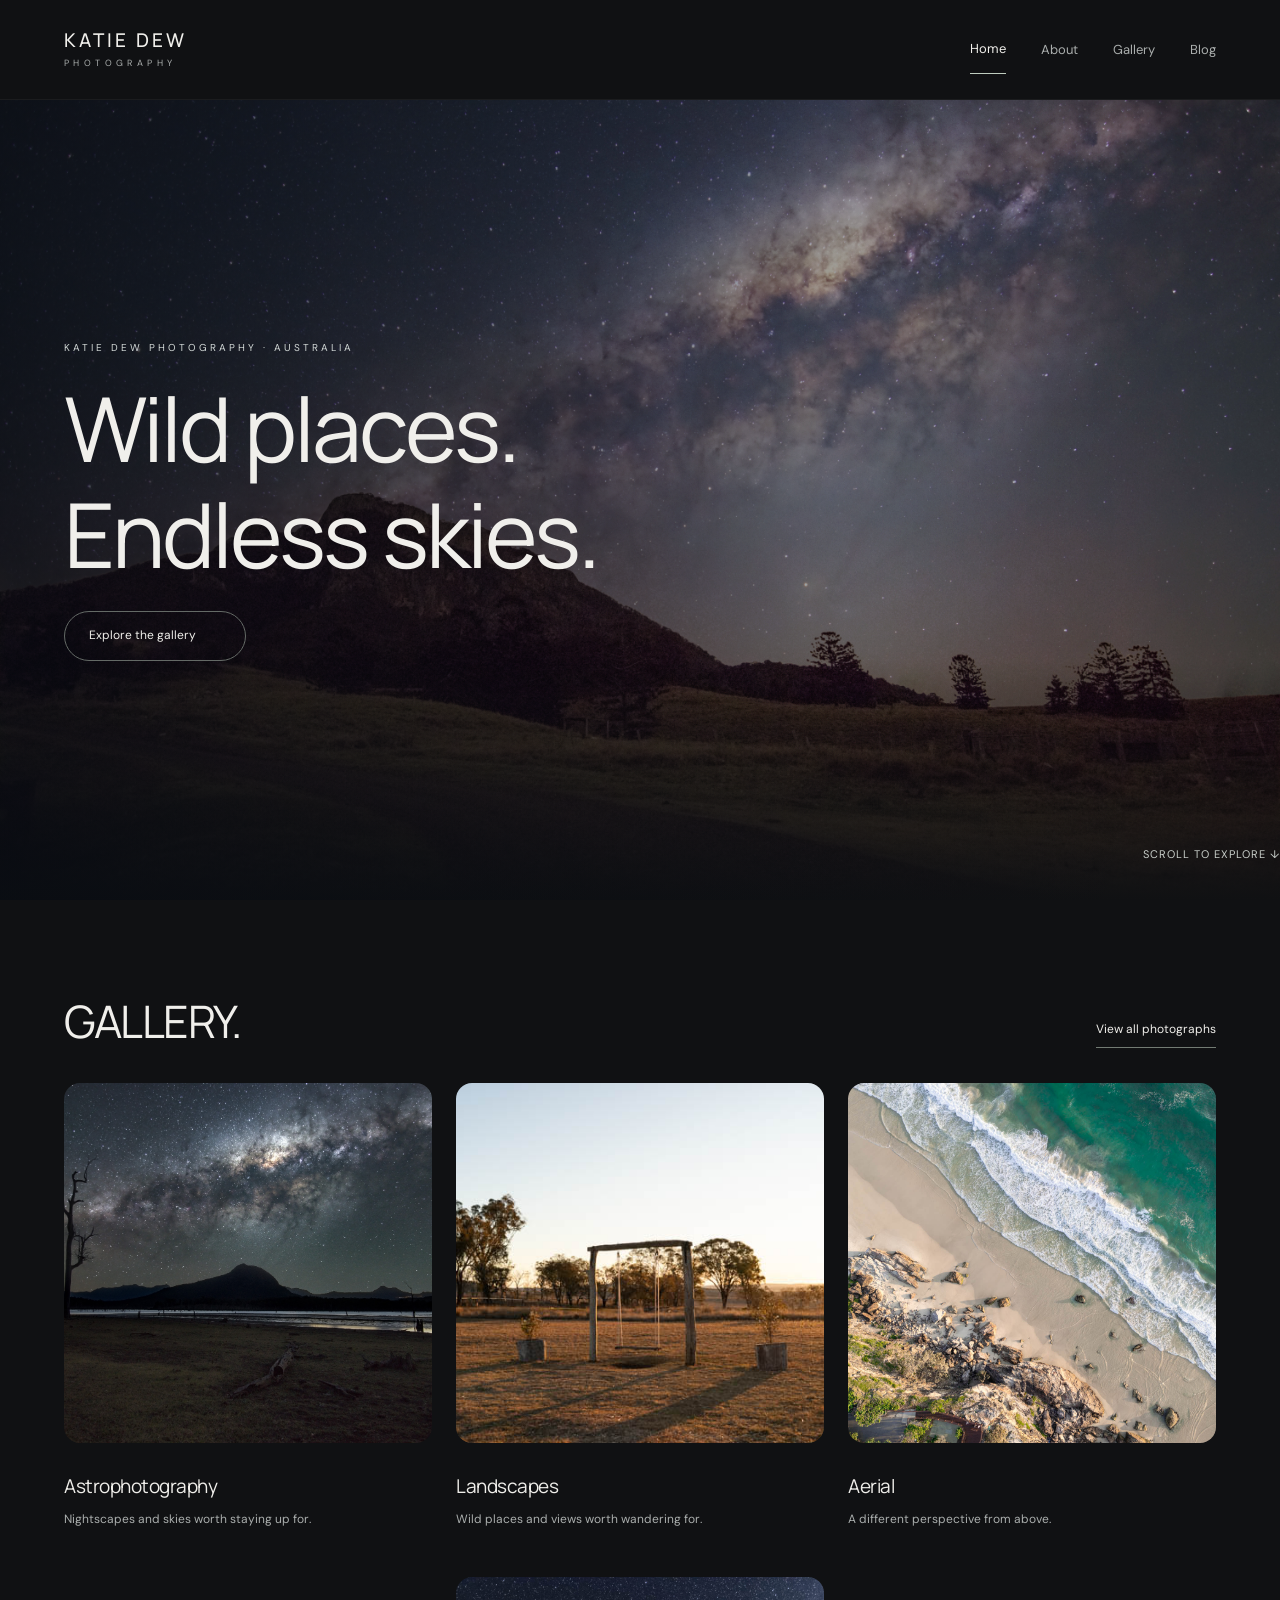
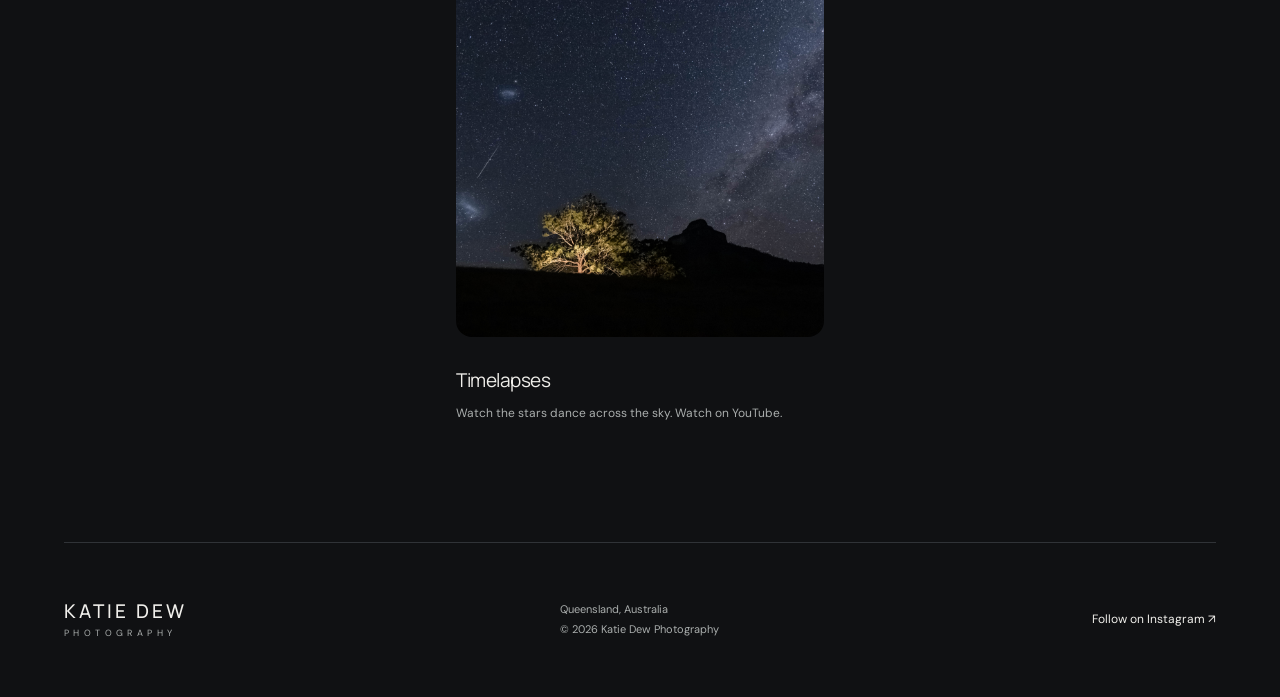
<file: index.html>
<!doctype html>
<html lang="en-AU">
<head>
  <meta charset="utf-8">
  <meta name="viewport" content="width=device-width, initial-scale=1">
  <meta name="color-scheme" content="dark">
  <meta name="description" content="Katie Dew Photography — landscapes, astrophotography, aerial perspectives and adventures in Queensland, Australia.">

  <title>Home | Katie Dew Photography</title>

  <link rel="stylesheet" href="style.css">
  <script defer src="settings.js"></script>
  <script defer src="script.js"></script>
</head>

<body>
  <a class="skip" href="#main">Skip to content</a>

  <header class="header">
    <a class="wordmark" href="index.html">
      KATIE DEW
      <span>PHOTOGRAPHY</span>
    </a>

    <button
      class="menu-toggle"
      type="button"
      aria-controls="navigation"
      aria-expanded="false"
      aria-label="Open menu"
    >
      Menu <span aria-hidden="true">☰</span>
    </button>

    <nav id="navigation" aria-label="Main navigation">
      <a href="index.html" aria-current="page">Home</a>
      <a href="about.html">About</a>
      <a href="gallery.html">Gallery</a>
      <a href="blog.html">Blog</a>
    </nav>
  </header>

  <main id="main">
    <section class="hero">
      <img
        src="photos/astromain1.jpg"
        alt="Star-filled night sky"
        fetchpriority="high"
      >

      <div class="wrap hero-copy">
        <p class="eyebrow">Katie Dew Photography · Australia</p>
        <h1>Wild places.<br>Endless skies.</h1>
        <p></p>

        <a class="button outline" href="gallery.html">
          Explore the gallery <span></span>
        </a>
      </div>

      <div class="wrap hero-foot">
        <span></span>
        <a href="#collections">SCROLL TO EXPLORE ↓</a>
      </div>
    </section>

    <section class="wrap section" id="collections">
      <div class="section-heading">
        <div>
          <p class="eyebrow"></p>
          <h2>GALLERY.</h2>
        </div>

        <a class="text-link" href="gallery.html">
          View all photographs
        </a>
      </div>

      <div class="collections">
        <article class="collection">
          <a href="gallery.html#astrophotography">
            <div class="collection-photo">
              <img
                src="photos/astro2.jpg"
                alt="Astrophotography by Katie Dew"
                loading="lazy"
              >
            </div>

            <div class="collection-title">
              <h3>Astrophotography</h3>
              <span></span>
            </div>

            <p>Nightscapes and skies worth staying up for.</p>
          </a>
        </article>

        <article class="collection">
          <a href="gallery.html#landscapes-aerial">
            <div class="collection-photo">
              <img
                src="photos/mainland.jpg"
                alt="Landscape photography by Katie Dew"
                loading="lazy"
              >
            </div>

            <div class="collection-title">
              <h3>Landscapes</h3>
              <span></span>
            </div>

            <p>Wild places and views worth wandering for.</p>
          </a>
        </article>

        <article class="collection">
          <a href="gallery.html#landscapes-aerial">
            <div class="collection-photo">
              <img
                src="photos/burleigh.jpg"
                alt="Aerial photography by Katie Dew"
                loading="lazy"
              >
            </div>

            <div class="collection-title">
              <h3>Aerial</h3>
              <span></span>
            </div>

            <p>A different perspective from above.</p>
          </a>
        </article>

        <article class="collection">
          <a href="gallery.html#timelapses">
            <div class="collection-photo">
              <img
                src="photos/astromain.jpg"
                alt="Night sky representing Katie Dew's timelapses"
                loading="lazy"
              >
            </div>

            <div class="collection-title">
              <h3>Timelapses</h3>
              <span></span>
            </div>

            <p>Watch the stars dance across the sky. Watch on YouTube.</p>
          </a>
        </article>
      </div>
    </section>
  </main>

<footer class="footer">
  <a class="wordmark" href="index.html">
    KATIE DEW
    <span>PHOTOGRAPHY</span>
  </a>

  <p>
    Queensland, Australia<br>
    © <span data-year>2026</span> Katie Dew Photography
  </p>

  <a
    href="https://www.instagram.com/katiedew_/"
    target="_blank"
    rel="noopener noreferrer"
  >
    Follow on Instagram ↗
  </a>
</footer>
</file>
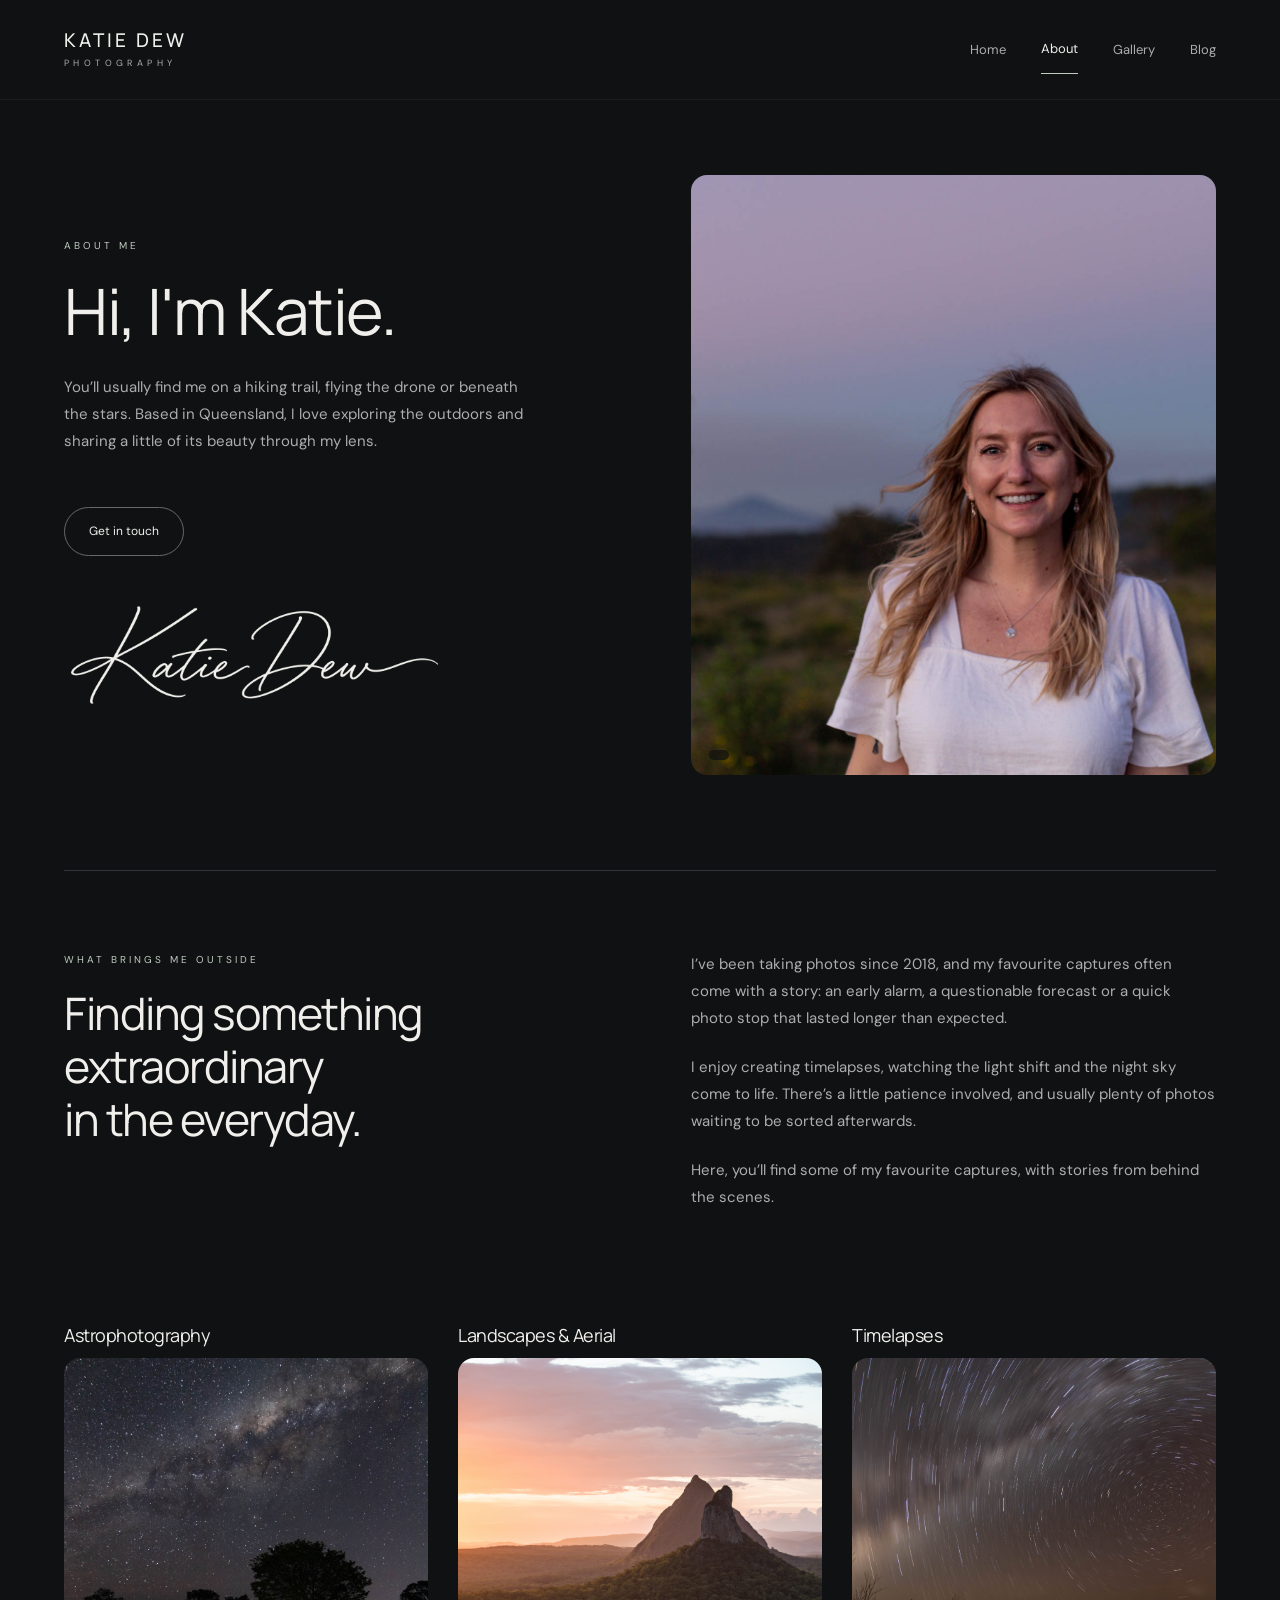
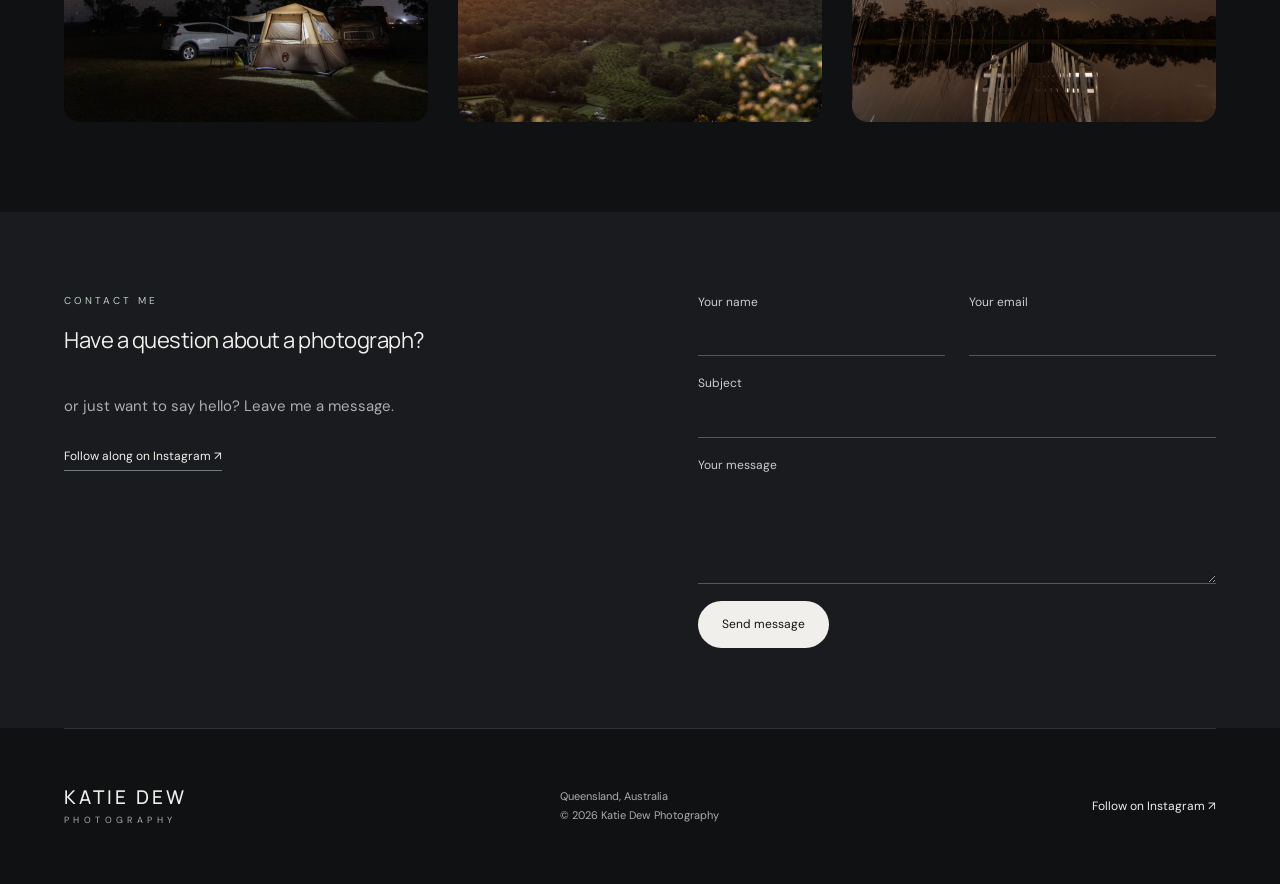
<file: about.html>
<!doctype html>
<html lang="en-AU">
<head>
  <meta charset="utf-8">
  <meta name="viewport" content="width=device-width, initial-scale=1">
  <meta name="color-scheme" content="dark">
  <meta name="description" content="Katie Dew Photography — landscapes, astrophotography, aerial perspectives and adventures in Queensland, Australia.">

  <title>About me | Katie Dew Photography</title>

  <link rel="stylesheet" href="style.css">
  <script defer src="settings.js"></script>
  <script defer src="script.js"></script>
</head>

<body>
  <a class="skip" href="#main">Skip to content</a>

  <header class="header">
    <a class="wordmark" href="index.html">
      KATIE DEW
      <span>PHOTOGRAPHY</span>
    </a>

    <button
      class="menu-toggle"
      type="button"
      aria-controls="navigation"
      aria-expanded="false"
      aria-label="Open menu"
    >
      Menu <span aria-hidden="true">☰</span>
    </button>

    <nav id="navigation" aria-label="Main navigation">
      <a href="index.html">Home</a>
      <a href="about.html" aria-current="page">About</a>
      <a href="gallery.html">Gallery</a>
      <a href="blog.html">Blog</a>
    </nav>
  </header>

  <main id="main">
    <section class="wrap about-intro">
      <div>
        <p class="eyebrow">About me</p>
        <h1>Hi, I'm Katie.</h1>

        <p>
          You’ll usually find me on a hiking trail, flying the drone
          or beneath the stars. Based in Queensland, I love exploring
          the outdoors and sharing a little of its beauty through my lens.
        </p>

  <a class="button outline" href="#contact" style="margin-top:30px;">
          Get in touch
        </a>

        <img
          class="signature-image"
          src="photos/katie-dew-signature.png"
          alt="Katie Dew"
          style="display:block; width:380px; max-width:100%; height:auto; margin-top:30px; object-fit:contain;"
        >
      </div>

      <div class="portrait">
        <img
          src="photos/aboutme.jpg"
          alt="Katie smiling"
          fetchpriority="high"
        >
        <span class="photo-note" data-demo></span>
      </div>
    </section>

    <section class="wrap story-section">
      <div>
        <p class="eyebrow">What brings me outside</p>
        <h2>
          Finding something<br>
          extraordinary<br>
          in the everyday.
        </h2>
      </div>

      <div>
        <p>
          I’ve been taking photos since 2018, and my favourite captures
          often come with a story: an early alarm, a questionable
          forecast or a quick photo stop that lasted longer than expected.
        </p>
        <p>
          I enjoy creating timelapses, watching the light shift
          and the night sky come to life. There’s a little patience
          involved, and usually plenty of photos waiting to be
          sorted afterwards.
        </p>

        <p>
          Here, you’ll find some of my favourite captures,
          with stories from behind the scenes.
        </p>
      </div>
    </section>

    <section class="wrap interests">
      <article>
        <h3>Astrophotography</h3>

        <a
          class="collection-photo"
          href="gallery.html#astrophotography"
          style="height:auto; aspect-ratio:1/1;"
        >
          <img
            src="photos/aboutme2.jpg"
            alt="Explore Katie's astrophotography"
            loading="lazy"
          >
        </a>
      </article>

      <article>
        <h3>Landscapes &amp; Aerial</h3>

        <a
          class="collection-photo"
          href="gallery.html#landscapes-aerial"
          style="height:auto; aspect-ratio:1/1;"
        >
          <img
            src="photos/glasshouse4.jpg"
            alt="Explore Katie's landscape and aerial photography"
            loading="lazy"
          >
        </a>
      </article>

      <article>
        <h3>Timelapses</h3>

        <a
          class="collection-photo"
          href="gallery.html#timelapses"
          style="height:auto; aspect-ratio:1/1;"
        >
          <img
            src="photos/trails5.jpg"
            alt="Explore Katie's timelapses"
            loading="lazy"
          >
        </a>
      </article>
    </section>

    <section class="contact" id="contact">
      <div class="wrap contact-layout">
        <div>
          <p class="eyebrow">Contact me</p>
          <h3>Have a question about a photograph?</h3><br><p> or just want to say hello? Leave me a message. </p>

          <a
            class="text-link"
            href="https://www.instagram.com/katiedew_/"
            target="_blank"
            rel="noopener noreferrer"
          >
            Follow along on Instagram ↗
          </a>
        </div>

        <form
          id="formspree-contact"
          action="https://formspree.io/f/xgavokon"
          method="POST"
        >
          <div class="form-row">
            <label>
              Your name
              <input
                name="name"
                type="text"
                autocomplete="name"
                required
                maxlength="100"
              >
            </label>

            <label>
              Your email
              <input
                name="email"
                type="email"
                autocomplete="email"
                required
                maxlength="200"
              >
            </label>
          </div>

          <label>
            Subject
            <input
              name="subject"
              type="text"
              required
              maxlength="150"
            >
          </label>

          <label>
            Your message
            <textarea
              name="message"
              required
              maxlength="5000"
              rows="4"
            ></textarea>
          </label>

          <div class="form-actions">
            <button class="button" type="submit">
              Send message
            </button>
          </div>
        </form>
      </div>
    </section>
  </main>

  <footer class="footer">
    <a class="wordmark" href="index.html">
      KATIE DEW
      <span>PHOTOGRAPHY</span>
    </a>

    <p>
      Queensland, Australia<br>
      © <span data-year>2026</span> Katie Dew Photography
    </p>

    <a
      href="https://www.instagram.com/katiedew_/"
      target="_blank"
      rel="noopener noreferrer"
    >
      Follow on Instagram ↗
    </a>
  </footer>
</body>
</html>
</file>
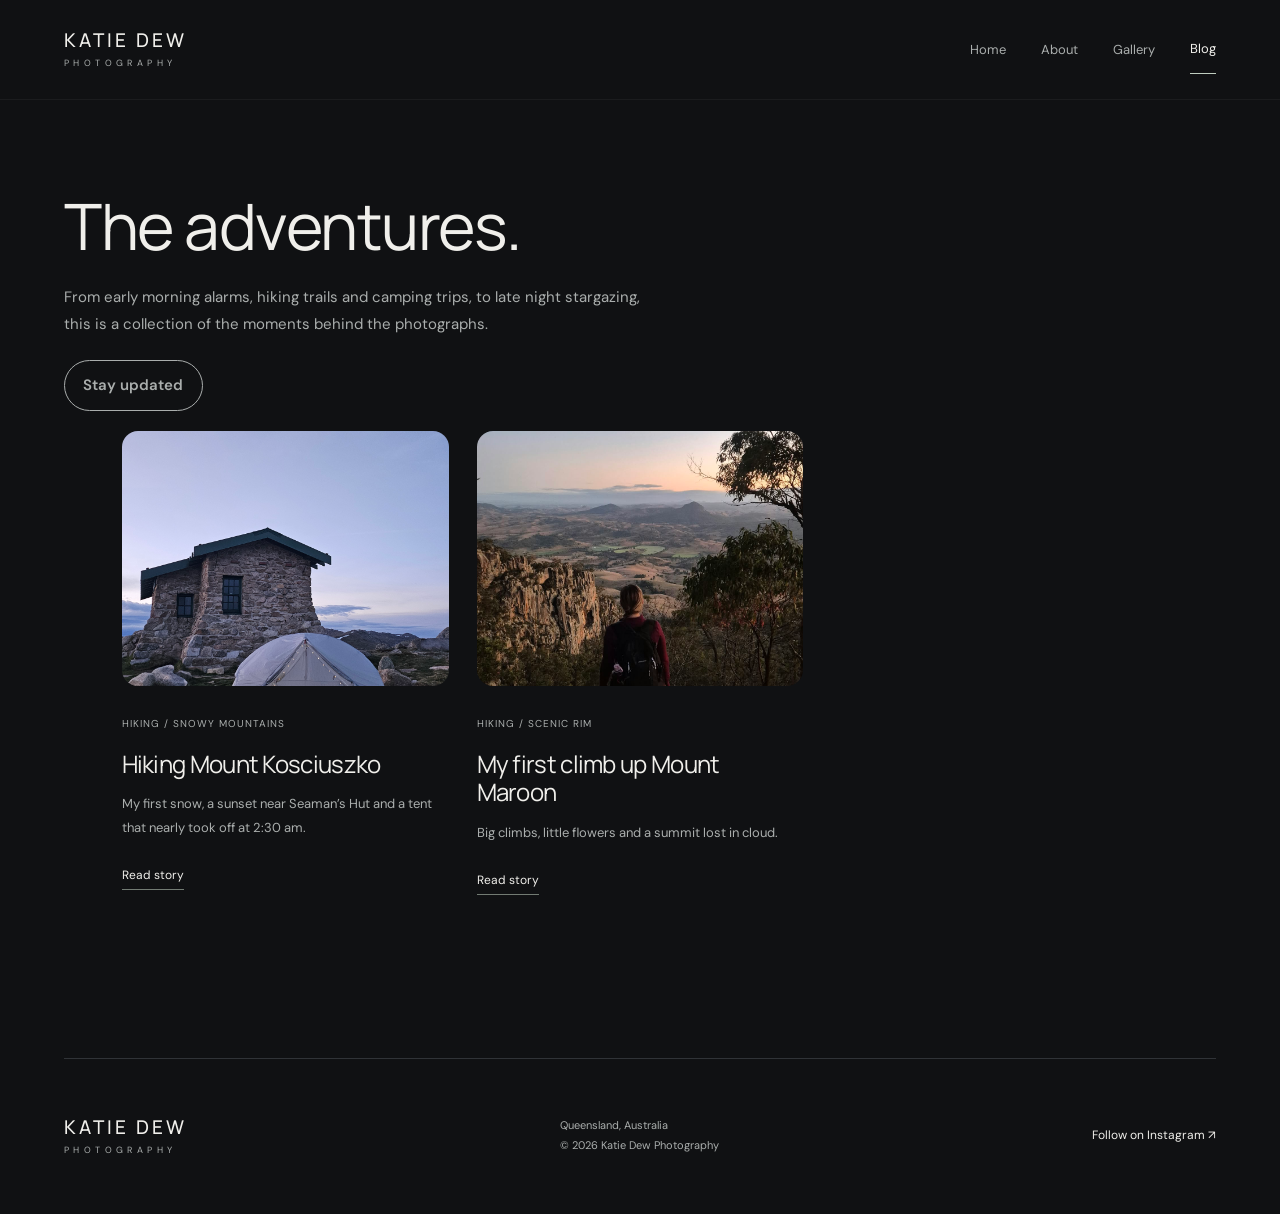
<file: blog.html>
<!doctype html>
<html lang="en-AU">
<head>
  <meta charset="utf-8">
  <meta name="viewport" content="width=device-width, initial-scale=1">
  <meta name="color-scheme" content="dark">
  <meta name="description" content="Katie Dew Photography — landscapes, astrophotography, aerial perspectives and adventures in Queensland, Australia.">

  <title>Blog | Katie Dew Photography</title>

  <link rel="stylesheet" href="style.css">
  <script defer src="settings.js"></script>
  <script defer src="script.js"></script>
</head>

<body>
  <a class="skip" href="#main">Skip to content</a>

  <header class="header">
    <a class="wordmark" href="index.html">
      KATIE DEW
      <span>PHOTOGRAPHY</span>
    </a>

    <button
      class="menu-toggle"
      type="button"
      aria-controls="navigation"
      aria-expanded="false"
      aria-label="Open menu"
    >
      Menu <span aria-hidden="true">☰</span>
    </button>

    <nav id="navigation" aria-label="Main navigation">
      <a href="index.html">Home</a>
      <a href="about.html">About</a>
      <a href="gallery.html">Gallery</a>
      <a href="blog.html" aria-current="page">Blog</a>
    </nav>
  </header>

  <main id="main">
    <section class="wrap page-title">
      <p class="eyebrow"></p>
      <h1>The adventures.</h1>

      <p>
        From early morning alarms, hiking trails and camping trips, to late night stargazing,
        this is a collection of the moments behind the photographs.
      </p>

     <p style="margin: 1.25rem 0 0;">
  <a href="https://preview.mailerlite.io/forms/2813685/204733778500781677/share"
     style="display: inline-block; padding: 0.7rem 1.15rem; border: 1px solid currentColor; border-radius: 999px; color: inherit; font-weight: 600; text-decoration: none;">
    Stay updated
  </a>
</p>
     
    <section class="wrap blog-grid section" style="padding-top:20px">

      <article class="blog-card">
  <a href="mount-kosciuszko.html">
    <div class="blog-image">
      <img src="photos/camping.jpg"
           alt="Mount Kosciuszko hike"
           loading="lazy">
    </div>

    <span class="meta">Hiking / Snowy Mountains</span>
    <h2>Hiking Mount Kosciuszko</h2>
  </a>

  <p>My first snow, a sunset near Seaman’s Hut and a tent that nearly took off at 2:30 am.</p>

  <a class="text-link" href="mount-kosciuszko.html">Read story</a>
</article>

      <article class="blog-card">
        <a href="mount-maroon.html">
          <div class="blog-image">
            <img
              src="photos/maroon1.jpg"
              alt="Mount Maroon"
              loading="lazy"
            >
          </div>

          <span class="meta">Hiking / Scenic Rim</span>
          <h2>My first climb up Mount Maroon</h2>
        </a>

        <p>
          Big climbs, little flowers and a summit lost in cloud.
        </p>

        <a class="text-link" href="mount-maroon.html">
          Read story 
        </a>
      </article>

     

    </section>
  </main>

<footer class="footer">
  <a class="wordmark" href="index.html">
    KATIE DEW
    <span>PHOTOGRAPHY</span>
  </a>

  <p>
    Queensland, Australia<br>
    © <span data-year>2026</span> Katie Dew Photography
  </p>

  <a
    href="https://www.instagram.com/katiedew_/"
    target="_blank"
    rel="noopener noreferrer"
  >
    Follow on Instagram ↗
  </a>
</footer>
</file>
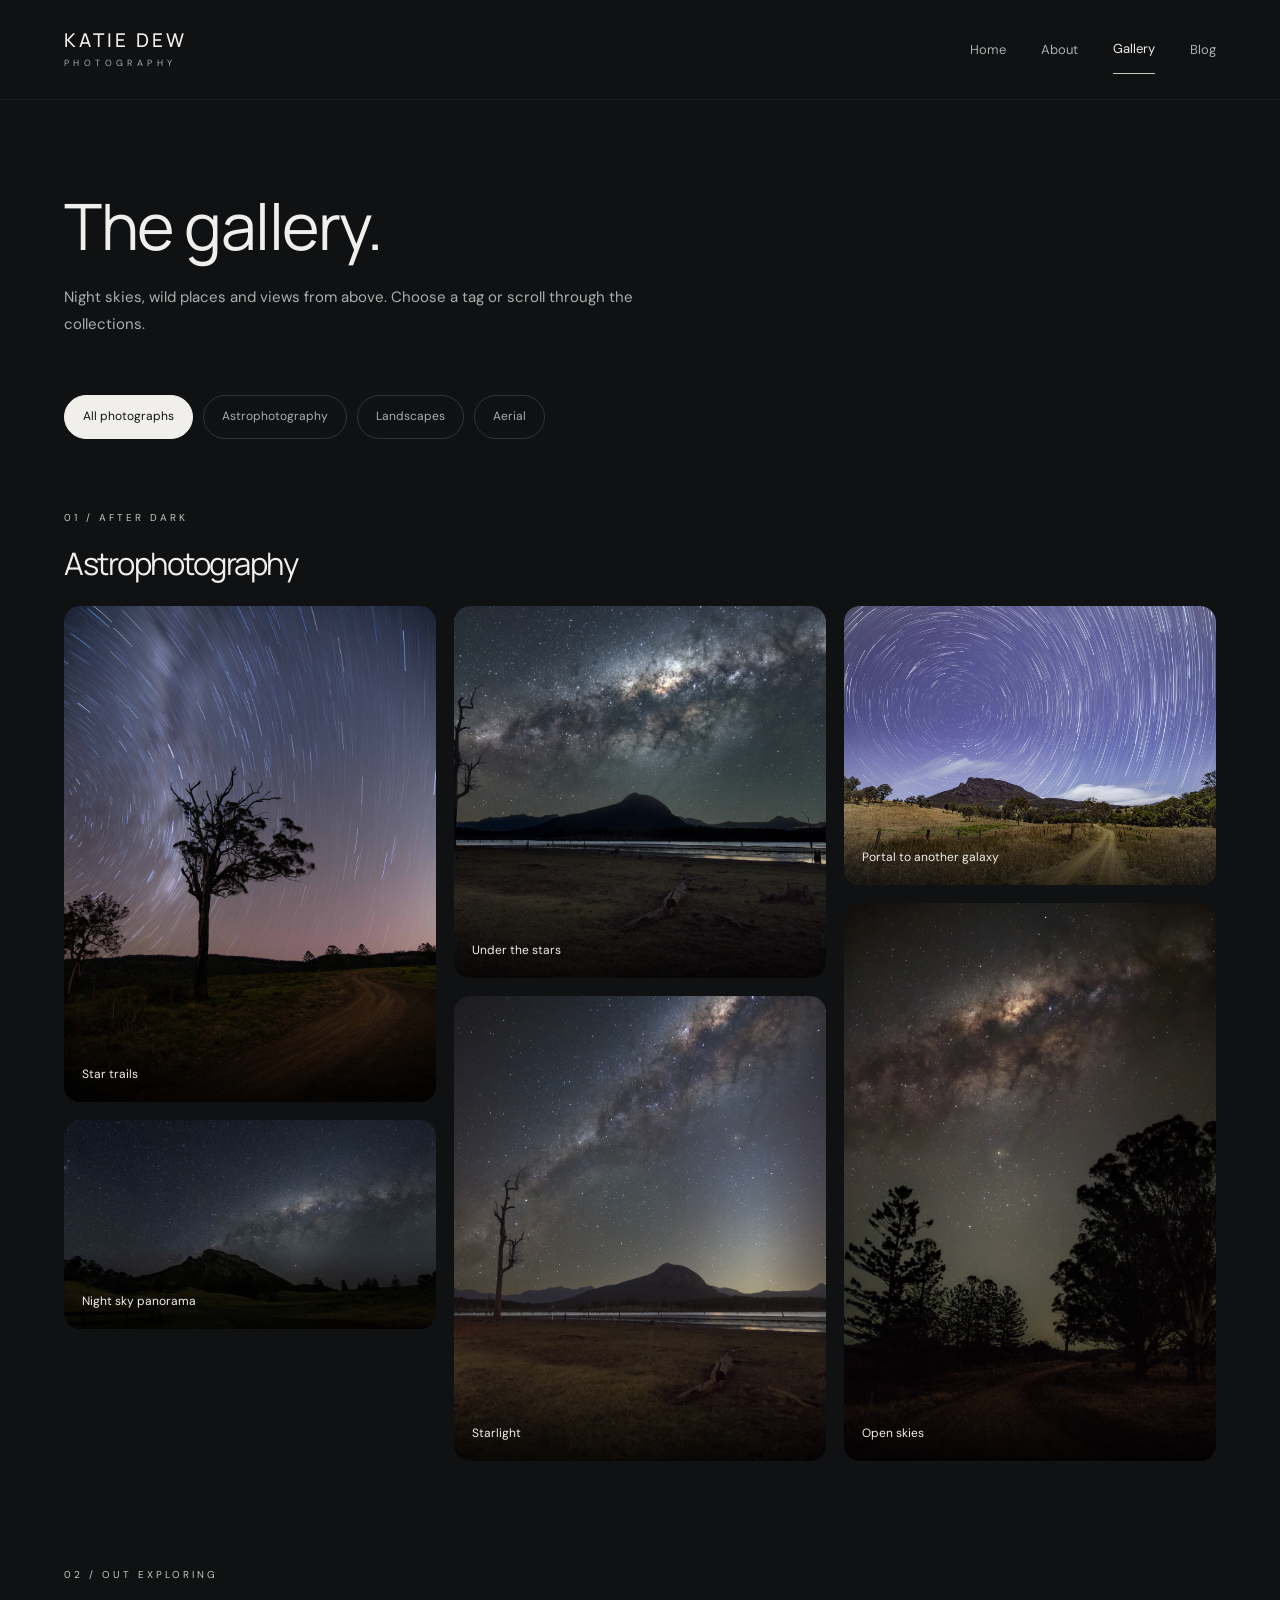
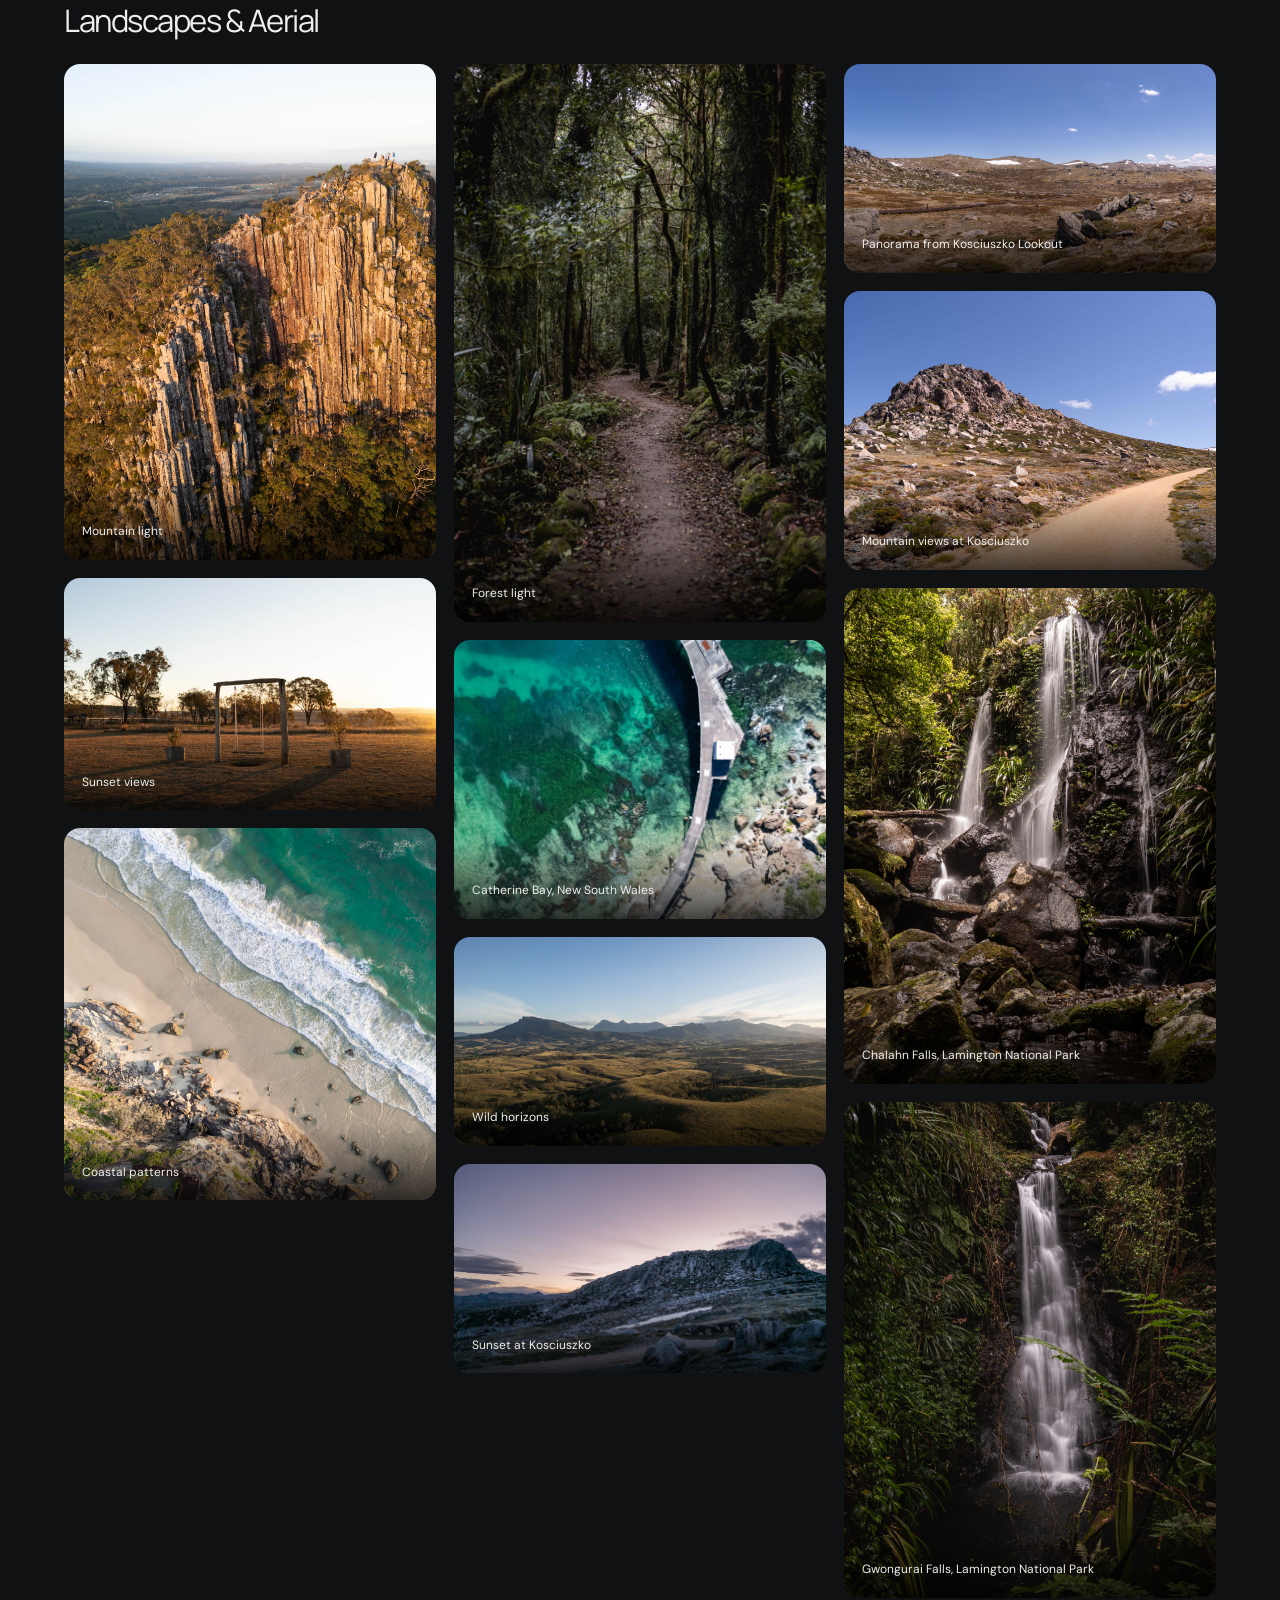
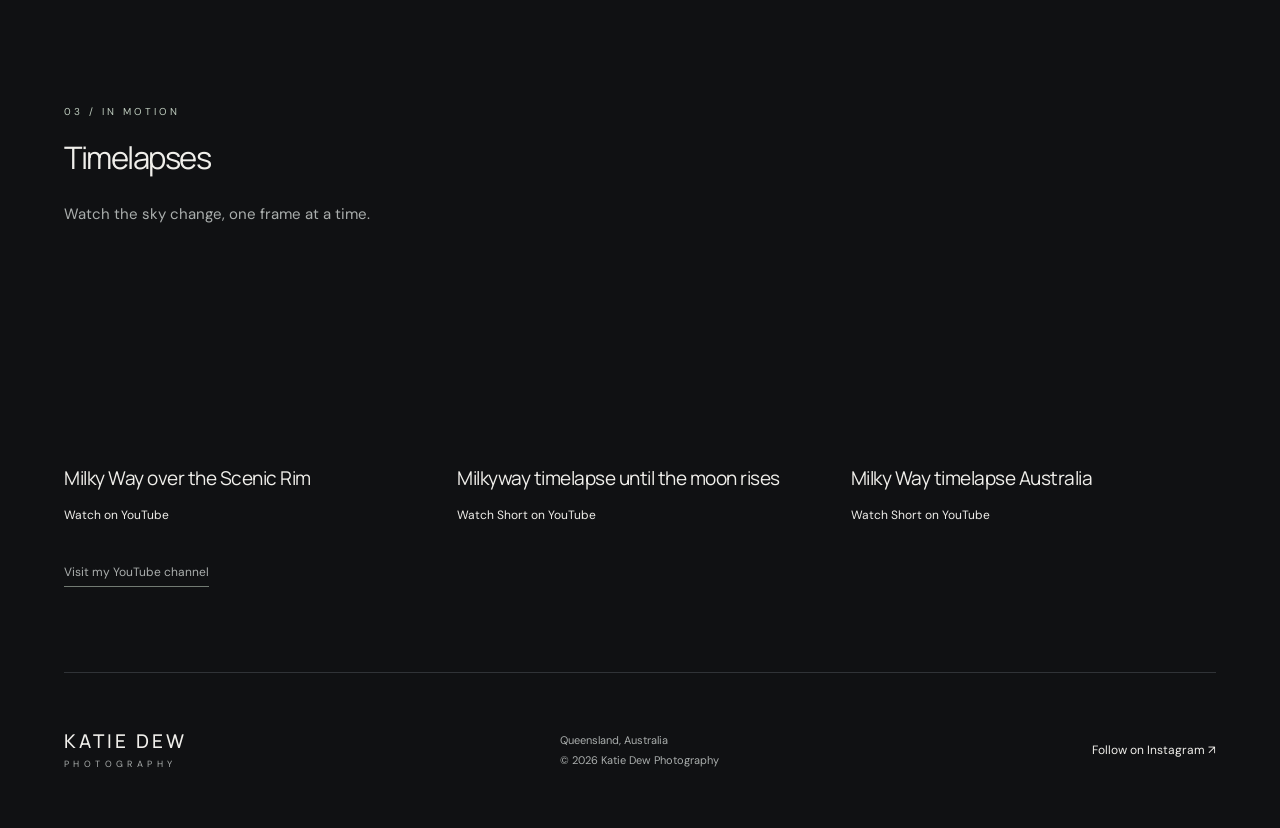
<file: gallery.html>
<!doctype html>
<html lang="en-AU">
<head>
  <meta charset="utf-8">
  <meta name="viewport" content="width=device-width, initial-scale=1">
  <meta name="color-scheme" content="dark">
  <meta
    name="description"
    content="Katie Dew Photography — landscapes, astrophotography, aerial perspectives and adventures in Queensland, Australia."
  >

  <title>Gallery | Katie Dew Photography</title>

  <link rel="stylesheet" href="style.css">
  <script defer src="settings.js"></script>
  <script defer src="script.js"></script>
</head>

<body>
  <a class="skip" href="#main">Skip to content</a>

  <header class="header">
    <a class="wordmark" href="index.html">KATIE DEW<span>PHOTOGRAPHY</span></a>

    <button
      class="menu-toggle"
      type="button"
      aria-controls="navigation"
      aria-expanded="false"
      aria-label="Open menu"
    >Menu <span aria-hidden="true">☰</span></button>

    <nav id="navigation" aria-label="Main navigation">
      <a href="index.html">Home</a>
      <a href="about.html">About</a>
      <a href="gallery.html" aria-current="page">Gallery</a>
      <a href="blog.html">Blog</a>
    </nav>
  </header>

  <main id="main">
    <div class="wrap">
      <section class="page-title">
        <p class="eyebrow"></p>
        <h1>The gallery.</h1>
        <p>Night skies, wild places and views from above. Choose a tag or scroll through the collections.</p>
      </section>

      <!-- Gallery filters -->
      <div class="filterbar" role="group" aria-label="Filter gallery by tag">
        <button class="filter" type="button" data-filter="all" aria-pressed="true">
          All photographs
        </button>
        <button class="filter" type="button" data-filter="astro" aria-pressed="false">
          Astrophotography
        </button>
        <button class="filter" type="button" data-filter="landscapes" aria-pressed="false">
          Landscapes
        </button>
        <button class="filter" type="button" data-filter="aerial" aria-pressed="false">
          Aerial
        </button>
      </div>

      <!-- Astrophotography -->
      <section class="gallery-section" id="astrophotography">
        <p class="eyebrow">01 / After dark</p>
        <h2>Astrophotography</h2>

        <div class="masonry">
          <button
            class="shot"
            type="button"
            data-tag="astro"
            data-caption="Star trails."
            style="--ratio:3/4"
            aria-label="Enlarge Star trails"
          >
            <img src="photos/trails4.jpg" alt="Star trails" loading="lazy" width="1200" height="900">
            <span class="shot-caption">Star trails</span>
          </button>

          <button
            class="shot"
            type="button"
            data-tag="astro"
            data-caption="Night sky panorama"
            style="--ratio:16/9"
            aria-label="Enlarge Night sky panorama"
          >
            <img src="photos/astro9.jpg" alt="Night sky panorama" loading="lazy" width="1200" height="900">
            <span class="shot-caption">Night sky panorama</span>
          </button>

          <button
            class="shot"
            type="button"
            data-tag="astro"
            data-caption="Under the stars."
            style="--ratio:1/1"
            aria-label="Enlarge Under the stars"
          >
            <img src="photos/astro2.jpg" alt="Under the stars" loading="lazy" width="1200" height="900">
            <span class="shot-caption">Under the stars</span>
          </button>

          <button
            class="shot"
            type="button"
            data-tag="astro"
            data-caption="Starlight"
            style="--ratio:4/5"
            aria-label="Enlarge Starlight"
          >
            <img src="photos/astro4.jpg" alt="Starlight" loading="lazy" width="1200" height="900">
            <span class="shot-caption">Starlight</span>
          </button>

          <button
            class="shot"
            type="button"
            data-tag="astro"
            data-caption="Portal to another galaxy"
            style="--ratio:4/3"
            aria-label="Enlarge Portal to another galaxy"
          >
            <img src="photos/trails2.jpg" alt="Portal to another galaxy" loading="lazy" width="1200" height="900">
            <span class="shot-caption">Portal to another galaxy</span>
          </button>

          <button
            class="shot"
            type="button"
            data-tag="astro"
            data-caption="Open skies"
            style="--ratio:2/3"
            aria-label="Enlarge Open skies"
          >
            <img src="photos/astro5.jpg" alt="Open skies" loading="lazy" width="1200" height="900">
            <span class="shot-caption">Open skies</span>
          </button>
        </div>
      </section>

      <!-- Landscapes & Aerial -->
      <section class="gallery-section" id="landscapes-aerial">
        <p class="eyebrow">02 / Out exploring</p>
        <h2>Landscapes &amp; Aerial</h2>

        <div class="masonry">
          <button
            class="shot"
            type="button"
            data-tag="landscapes"
            data-caption="Mountain light"
            style="--ratio:3/4"
            aria-label="Enlarge Mountain light"
          >
            <img src="photos/glasshouse2.jpg" alt="Mountain light" loading="lazy" width="1200" height="900">
            <span class="shot-caption">Mountain light</span>
          </button>

          <button
            class="shot"
            type="button"
            data-tag="landscapes"
            data-caption="sunset views"
            style="--ratio:16/10"
            aria-label="Enlarge sunset views"
          >
            <img src="photos/mainland.jpg" alt="sunset views" loading="lazy" width="1200" height="900">
            <span class="shot-caption">Sunset views</span>
          </button>

          <button
            class="shot"
            type="button"
            data-tag="aerial"
            data-caption="Coastal patterns"
            style="--ratio:1/1"
            aria-label="Enlarge Coastal patterns"
          >
            <img src="photos/burleigh.jpg" alt="Coastal patterns" loading="lazy" width="1200" height="900">
            <span class="shot-caption">Coastal patterns</span>
          </button>

          <button
            class="shot"
            type="button"
            data-tag="landscapes"
            data-caption="Forest light"
            style="--ratio:2/3"
            aria-label="Enlarge Forest light"
          >
            <img src="photos/rainforest.jpg" alt="Forest light" loading="lazy" width="1200" height="900">
            <span class="shot-caption">Forest light</span>
          </button>

          <button
            class="shot"
            type="button"
            data-tag="aerial"
            data-caption="Forest light"
            style="--ratio:4/3"
            aria-label="Enlarge Forest light"
          >
            <img src="photos/catherinebay.jpg" alt="Forest light" loading="lazy" width="1200" height="900">
            <span class="shot-caption">Catherine Bay, New South Wales</span>
          </button>

          <button
            class="shot"
            type="button"
            data-tag="landscapes"
            data-caption="Catherine Bay NSW"
            style="--ratio:16/9"
            aria-label="Enlarge Catherine Bay NSW"
          >
            <img src="photos/scenicrim.jpg" alt="Catherine Bay NSW" loading="lazy" width="1200" height="900">
            <span class="shot-caption">Wild horizons</span>
          </button>
       
          <button
  class="shot"
  type="button"
  data-tag="landscapes"
  data-caption="Sunset at Kosciuszko"
  style="--ratio:16/9"
  aria-label="Enlarge Sunset at Kosciuszko"
>
  <img src="photos/kozisunset.jpg" alt="Sunset at Kosciuszko" loading="lazy">
  <span class="shot-caption">Sunset at Kosciuszko</span>
</button>

<button
  class="shot"
  type="button"
  data-tag="landscapes"
  data-caption="Panorama from Kosciuszko Lookout"
  style="--ratio:16/9"
  aria-label="Enlarge Panorama from Kosciuszko Lookout"
>
  <img src="photos/kozipano.jpg" alt="Panoramic view from Kosciuszko Lookout" loading="lazy">
  <span class="shot-caption">Panorama from Kosciuszko Lookout</span>
</button>

<button
  class="shot"
  type="button"
  data-tag="landscapes"
  data-caption="Mountain views at Kosciuszko"
  style="--ratio:4/3"
  aria-label="Enlarge Mountain views at Kosciuszko"
>
  <img src="photos/kozimountain.jpg" alt="Mountain view at Kosciuszko" loading="lazy">
  <span class="shot-caption">Mountain views at Kosciuszko</span>
</button>

<button
  class="shot"
  type="button"
  data-tag="landscapes"
  data-caption="Chalahn Falls, Toolona Circuit, Lamington National Park"
  style="--ratio:3/4"
  aria-label="Enlarge Chalahn Falls"
>
  <img src="photos/chalahnfalls.jpg" alt="Chalahn Falls along the Toolona Circuit in Lamington National Park" loading="lazy">
  <span class="shot-caption">Chalahn Falls, Lamington National Park</span>
</button>

<button
  class="shot"
  type="button"
  data-tag="landscapes"
  data-caption="Gwongurai Falls, Toolona Circuit, Lamington National Park"
  style="--ratio:3/4"
  aria-label="Enlarge Gwongurai Falls"
>
  <img src="photos/gwonguraifalls.jpg" alt="Gwongurai Falls along the Toolona Circuit in Lamington National Park" loading="lazy">
  <span class="shot-caption">Gwongurai Falls, Lamington National Park</span>
</button>
            <!-- Paste new landscape or aerial photo blocks here. -->
        </div>
      </section>

      <!-- Timelapses -->
      <section class="gallery-section" id="timelapses">
        <p class="eyebrow">03 / In motion</p>
        <h2>Timelapses</h2>
        <p>Watch the sky change, one frame at a time.</p>

        <div class="video-grid">
          <article class="video-card">
            <iframe
              src="https://www.youtube.com/embed/Fjp8-Pt6WBU"
              title="Milkyway setting over Scenic Rim Australia"
              loading="lazy"
              referrerpolicy="strict-origin-when-cross-origin"
              allow="accelerometer; autoplay; clipboard-write; encrypted-media; gyroscope; picture-in-picture; web-share"
              allowfullscreen
              style="display:block; width:100%; aspect-ratio:16/9; border:0; border-radius:16px;"
            ></iframe>

            <h3>Milky Way over the Scenic Rim</h3>

            <a
              href="https://www.youtube.com/watch?v=Fjp8-Pt6WBU"
              target="_blank"
              rel="noopener noreferrer"
            >Watch on YouTube</a>
          </article>

          <article class="video-card">
            <iframe
              src="https://www.youtube.com/embed/Ka_bEJchBCk"
              title="Milkyway timelapse until moon starts to rise"
              loading="lazy"
              referrerpolicy="strict-origin-when-cross-origin"
              allow="accelerometer; autoplay; clipboard-write; encrypted-media; gyroscope; picture-in-picture; web-share"
              allowfullscreen
              style="display:block; width:100%; aspect-ratio:16/9; border:0; border-radius:16px;"
            ></iframe>

            <h3>Milkyway timelapse until the moon rises</h3>

            <a
              href="https://www.youtube.com/shorts/Ka_bEJchBCk"
              target="_blank"
              rel="noopener noreferrer"
            >Watch Short on YouTube</a>
          </article>

          <article class="video-card">
            <iframe
              src="https://www.youtube.com/embed/27YqSbyzwS4"
              title="Milkyway timelapse Australia"
              loading="lazy"
              referrerpolicy="strict-origin-when-cross-origin"
              allow="accelerometer; autoplay; clipboard-write; encrypted-media; gyroscope; picture-in-picture; web-share"
              allowfullscreen
              style="display:block; width:100%; aspect-ratio:16/9; border:0; border-radius:16px;"
            ></iframe>

            <h3>Milky Way timelapse Australia</h3>

            <a
              href="https://www.youtube.com/shorts/27YqSbyzwS4"
              target="_blank"
              rel="noopener noreferrer"
            >Watch Short on YouTube</a>
          </article>
        </div>

        <p style="margin-top:30px;">
          <a
            class="text-link"
            href="https://www.youtube.com/@katie-astro"
            target="_blank"
            rel="noopener noreferrer"
          >Visit my YouTube channel</a>
        </p>
      </section>
    </div>
  </main>

  <footer class="footer">
    <a class="wordmark" href="index.html">
      KATIE DEW
      <span>PHOTOGRAPHY</span>
    </a>

    <p>
      Queensland, Australia<br>
      © <span data-year>2026</span> Katie Dew Photography
    </p>

    <a
      href="https://www.instagram.com/katiedew_/"
      target="_blank"
      rel="noopener noreferrer"
    >Follow on Instagram ↗</a>
  </footer>

  <!-- Lightbox for enlarged photos -->
  <dialog class="lightbox" aria-label="Enlarged photograph">
    <button
      class="lightbox-close"
      type="button"
      aria-label="Close photograph"
    >×</button>

    <button
      class="lightbox-prev"
      type="button"
      aria-label="Previous photograph"
    >‹</button>

    <figure>
      <img alt="">
      <figcaption></figcaption>
    </figure>

    <button
      class="lightbox-next"
      type="button"
      aria-label="Next photograph"
    >›</button>
  </dialog>
</body>
</html>
</file>
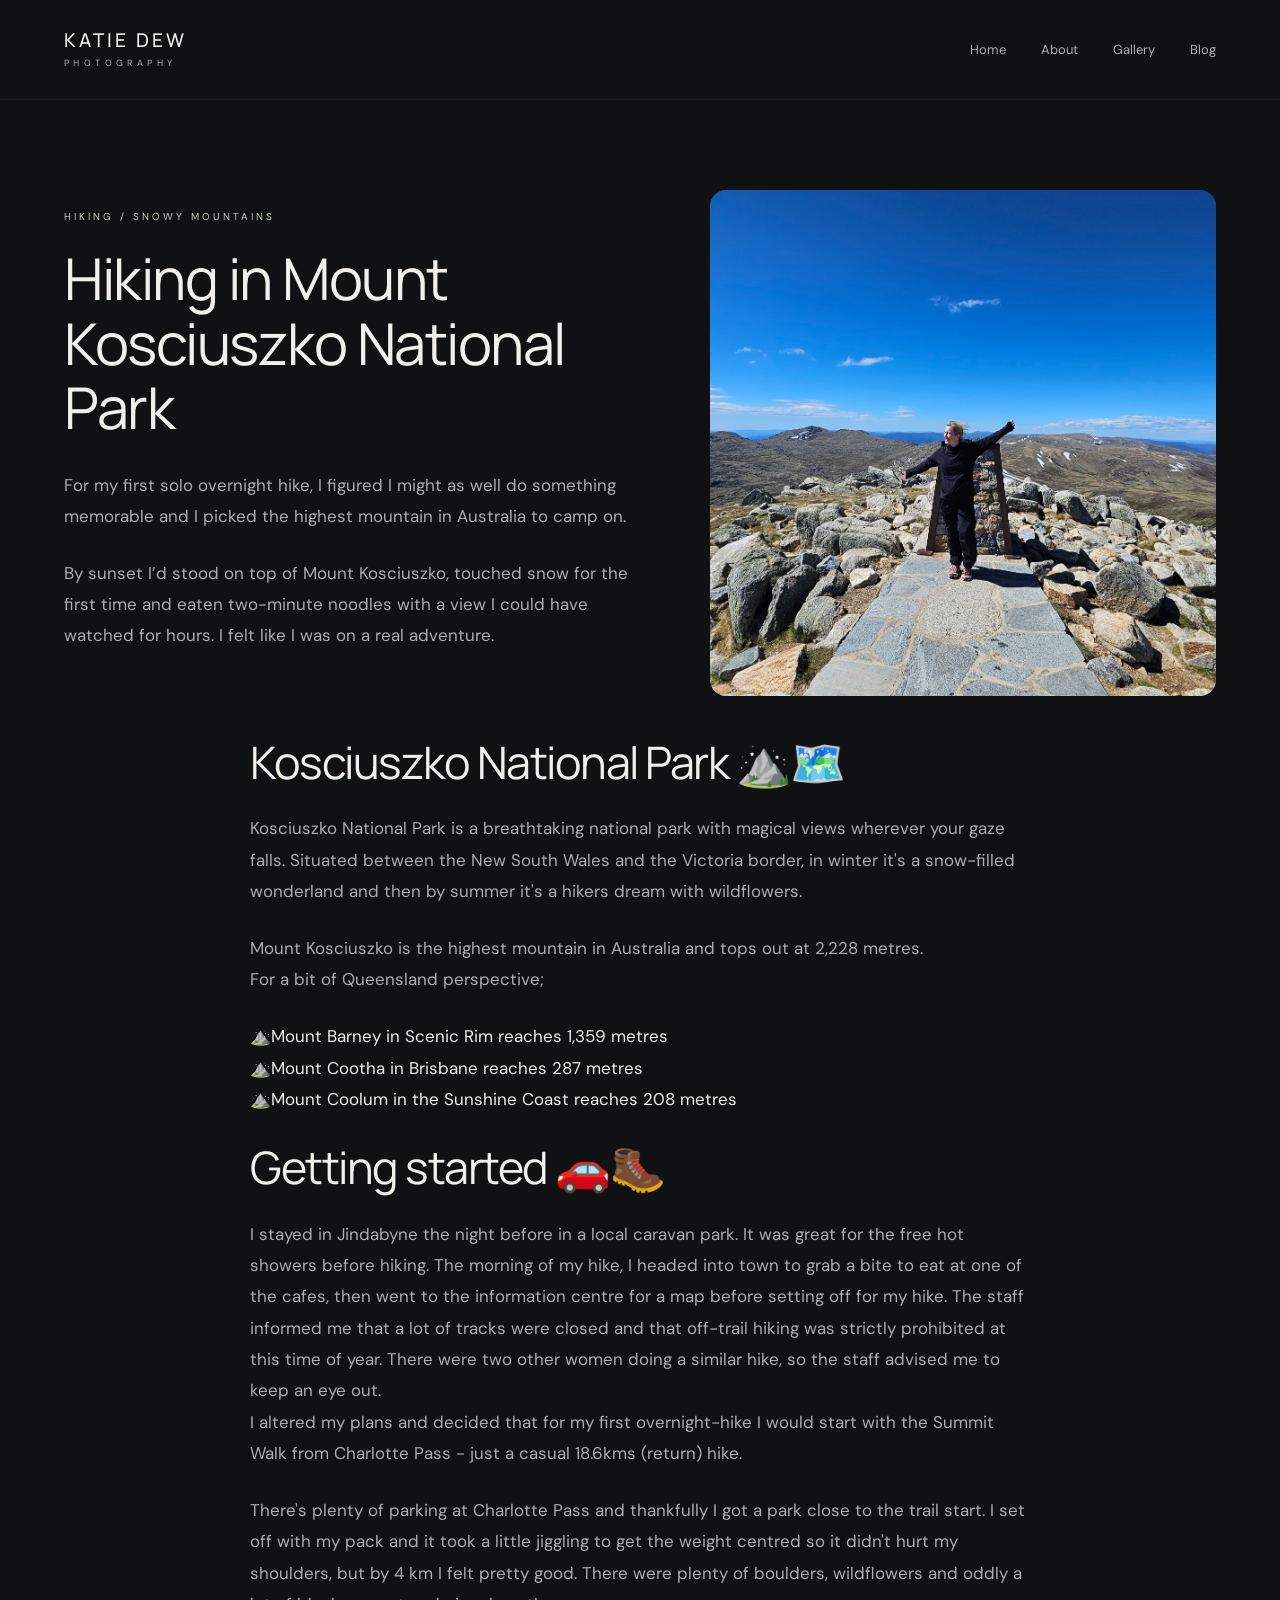
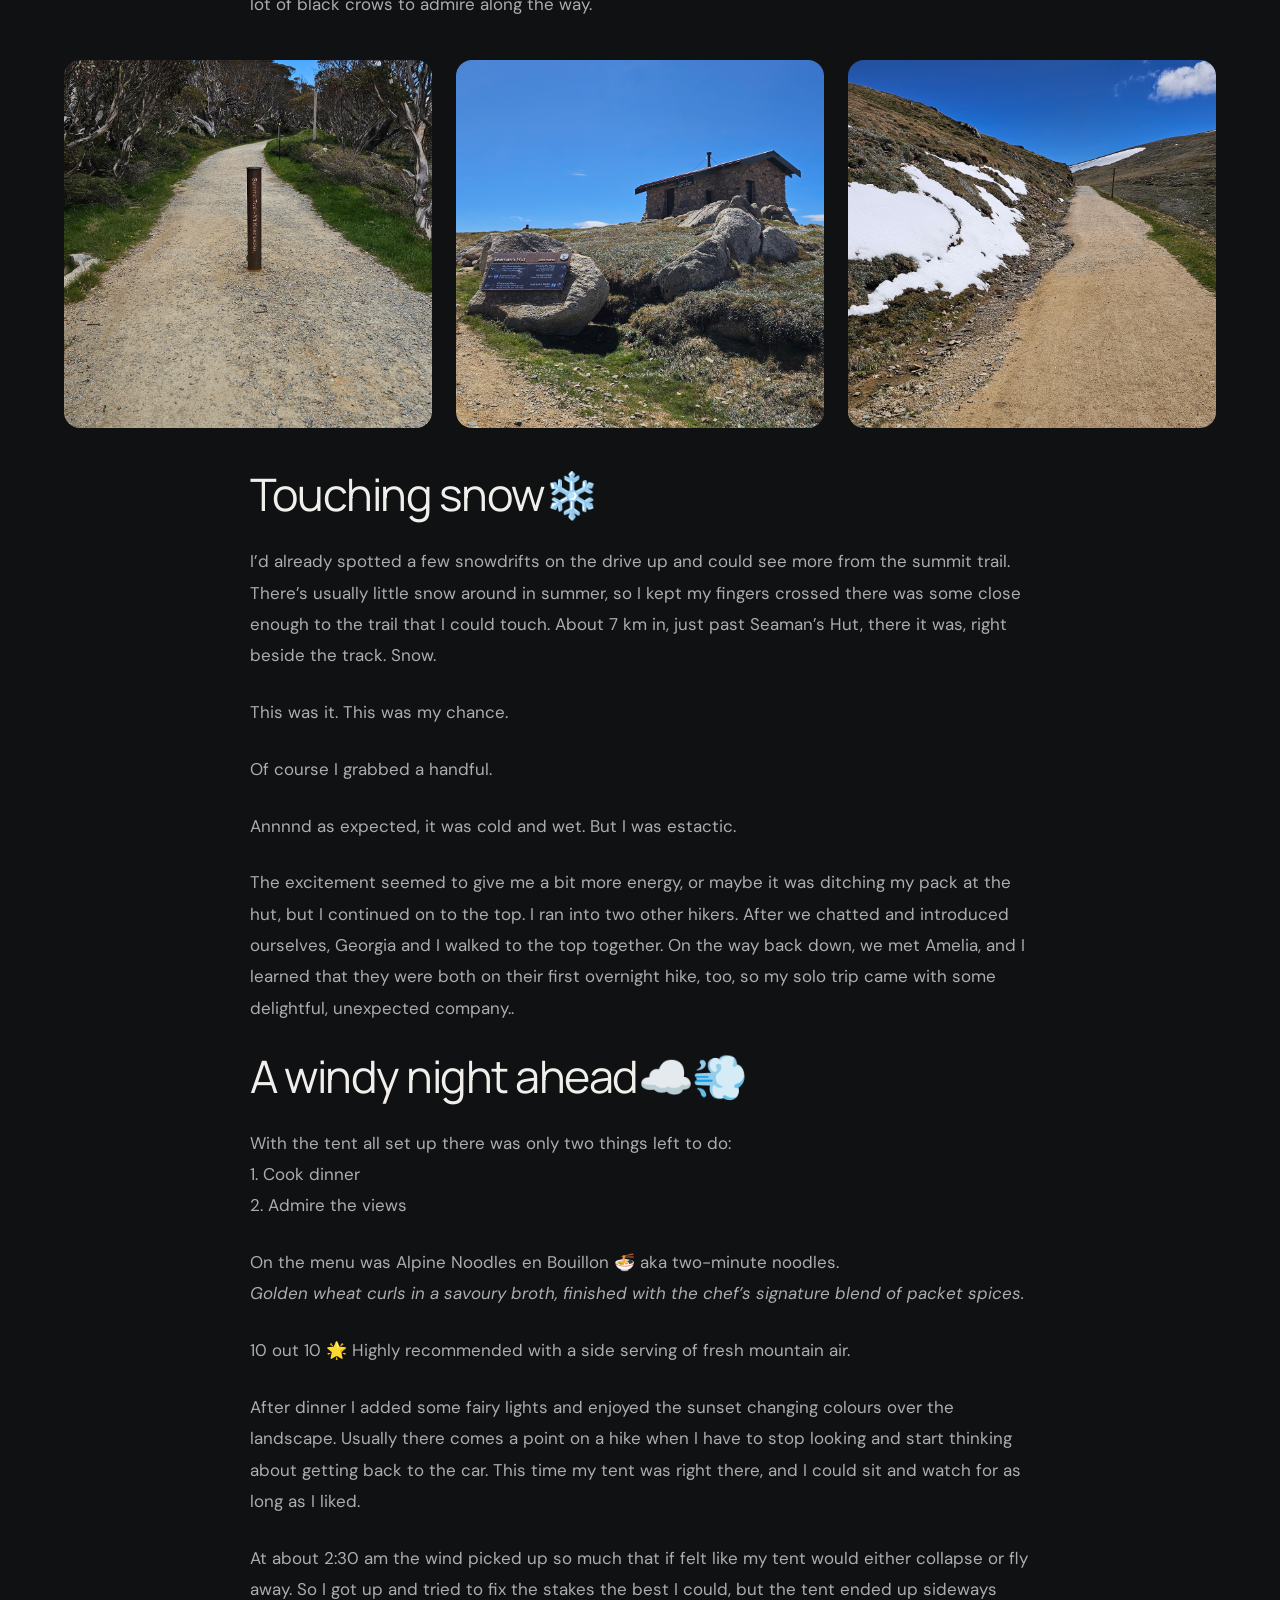
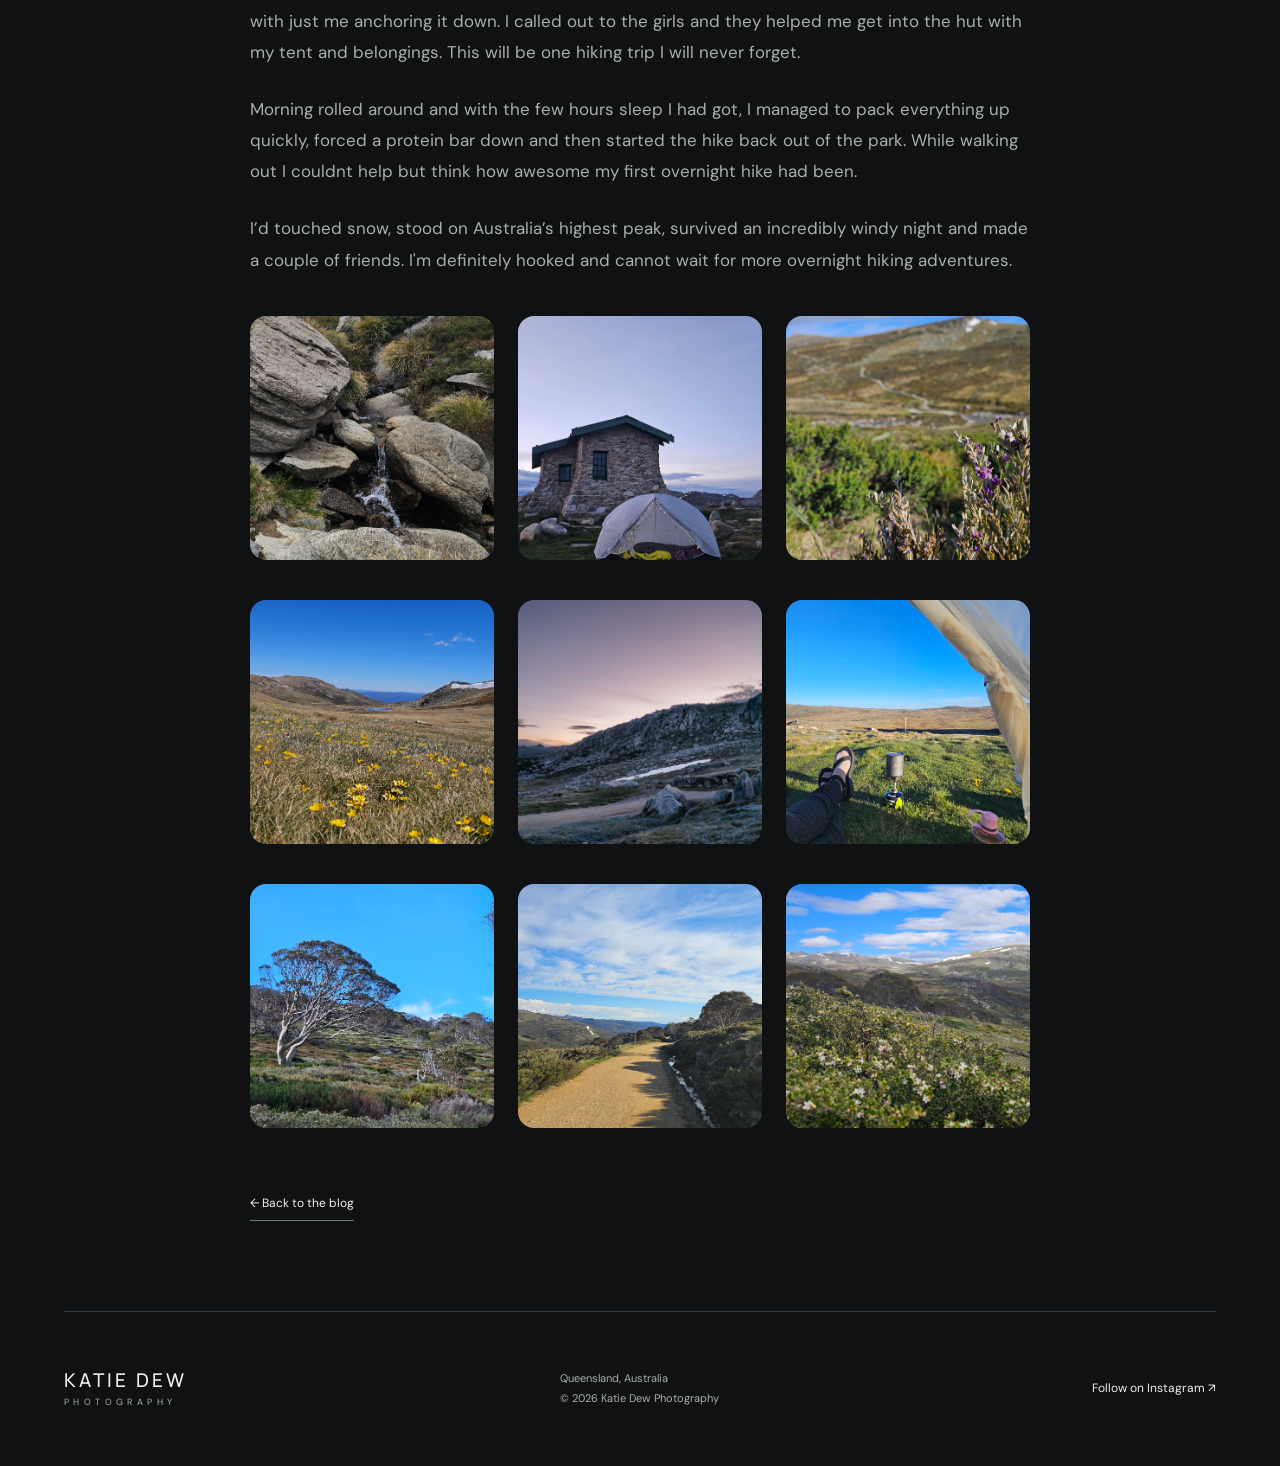
<file: mount-kosciuszko.html>
<!DOCTYPE html>

<html lang="en-AU">
<head>
<meta charset="utf-8"/>
<meta content="width=device-width, initial-scale=1" name="viewport"/>
<meta content="dark" name="color-scheme"/>
<meta content="My first solo overnight hike up Mount Kosciuszko, from Charlotte Pass to the summit and back to camp near Seaman’s Hut." name="description"/>
<meta content="Katie Dew" name="author"/>
<title>Hiking in Mount Kosciuszko National Park | Katie Dew Photography</title>
<link href="style.css" rel="stylesheet"/>
<script defer="" src="settings.js"></script>
<script defer="" src="script.js"></script>
<style>
/* Styles apply only to this Mount Kosciuszko article. */
.kosciuszko-post { padding-block:clamp(40px,7vw,90px); }
.kosciuszko-post h1 { font-size:clamp(2.3rem,4.5vw,4rem); line-height:1.12; margin:20px 0 30px; }
.kosciuszko-opening { display:grid; grid-template-columns:minmax(0,1.15fr) minmax(0,1fr); gap:clamp(24px,5vw,64px); align-items:center; margin-bottom:40px; }
.kosciuszko-post .kosciuszko-copy { font-size:1.06rem; line-height:1.85; }
.kosciuszko-post .kosciuszko-copy p { margin:0 0 1.5em; }
.kosciuszko-reading { max-width:780px; margin-inline:auto; }
.kosciuszko-photo { margin:0; min-width:0; }
.kosciuszko-photo-box { position:relative; height:230px; background:var(--surface,#191b1e); border-radius:var(--radius,16px); overflow:hidden; }
.kosciuszko-main-photo .kosciuszko-photo-box { height:420px; }
.kosciuszko-photo-box img { position:absolute; inset:0; width:100%; height:100%; object-fit:cover; }
.kosciuszko-placeholder { display:flex; height:100%; align-items:center; justify-content:center; padding:24px; color:var(--muted,#aaaead); text-align:center; font-size:13px; }
.kosciuszko-placeholder[hidden], .kosciuszko-photo-box img[hidden] { display:none; }
.kosciuszko-photo-row { display:grid; grid-template-columns:repeat(3,minmax(0,1fr)); gap:24px; margin-block:40px; }
.kosciuszko-post .kosciuszko-back { display:inline-block; margin-top:24px; }
@media(max-width:720px) {
 .kosciuszko-opening { grid-template-columns:1fr; }
 .kosciuszko-main-photo .kosciuszko-photo-box { height:320px; }
 .kosciuszko-photo-row { grid-template-columns:1fr; gap:20px; }
 .kosciuszko-photo-box { height:260px; }
}
 .kosciuszko-post .kosciuszko-photo-box {
  height: auto;
  aspect-ratio: 1 / 1;
}
</style>
<style>
.kosciuszko-photo-trigger {
  position: absolute;
  inset: 0;
  width: 100%;
  border: 0;
  background: transparent;
  cursor: zoom-in;
  touch-action: manipulation;
}
.kosciuszko-photo-trigger:focus-visible {
  outline: 3px solid white;
  outline-offset: -5px;
}
.kosciuszko-photo-box img[hidden] + .kosciuszko-photo-trigger {
  display: none;
}
html:has(#kosciuszko-lightbox[open]) {
  overflow: hidden;
}
#kosciuszko-lightbox {
  box-sizing: border-box;
  margin: auto;
  padding: 1rem;
  width: min(100%, 1100px);
  max-width: 100%;
  max-height: 100%;
  border: 0;
  background: transparent;
  color: white;
}
#kosciuszko-lightbox::backdrop {
  background: rgba(0, 0, 0, 0.92);
}
#kosciuszko-lightbox img {
  display: block;
  width: auto;
  height: auto;
  max-width: 100%;
  max-height: calc(100vh - 6rem);
  max-height: calc(100dvh - 6rem);
  object-fit: contain;
  margin-inline: auto;
}
#kosciuszko-lightbox button {
  display: block;
  margin: 0 0 0.75rem auto;
  min-height: 44px;
  padding: 0.5rem 1rem;
  border: 1px solid white;
  border-radius: 999px;
  background: #171717;
  color: white;
  font: inherit;
  cursor: pointer;
}
</style>
</head>
<body>
<a class="skip" href="#main">Skip to content</a>
<header class="header">
<a class="wordmark" href="index.html">KATIE DEW<span>PHOTOGRAPHY</span></a>
<button aria-controls="navigation" aria-expanded="false" aria-label="Open menu" class="menu-toggle" type="button">Menu <span aria-hidden="true">☰</span></button>
<nav aria-label="Main navigation" id="navigation">
<a href="index.html">Home</a><a href="about.html">About</a><a href="gallery.html">Gallery</a><a href="blog.html">Blog</a>
</nav>
</header>
<main class="wrap" id="main">
<article class="kosciuszko-post">
  <div class="kosciuszko-opening">
    <div>
      <p class="eyebrow">Hiking / Snowy Mountains</p>
      <h1>Hiking in Mount Kosciuszko National Park</h1>
      <div class="kosciuszko-copy">
        <p>For my first solo overnight hike, I figured I might as well do something memorable and I picked the highest mountain in Australia to camp on. 
         <p>By sunset I’d stood on top of Mount Kosciuszko, touched snow for the first time and eaten two-minute noodles with a view I could have watched for hours. I felt like I was on a real adventure. </p>
     
      </div>
    </div>
    <figure class="kosciuszko-photo kosciuszko-main-photo">
  <div class="kosciuszko-photo-box">
    <span class="kosciuszko-placeholder">Mount Kosciuszko hike</span>
    <img src="photos/reachingtop.jpg" alt="Mount Kosciuszko hike" loading="eager"
         onerror="this.hidden=true" onload="this.previousElementSibling.hidden=true">
  </div>
</figure>
  </div>
<section class="kosciuszko-copy kosciuszko-reading">
    <h2>Kosciuszko National Park ⛰️🗺️</h2>
   <p>Kosciuszko National Park is a breathtaking national park with magical views wherever your gaze falls. Situated between the New South Wales and the Victoria border, in winter it's a snow-filled wonderland and then by summer it's a hikers dream with wildflowers.</p>
   <p>Mount Kosciuszko is the highest mountain in Australia and tops out at 2,228 metres.<br>
   For a bit of Queensland perspective;</p>
 ⛰️Mount Barney in Scenic Rim reaches 1,359 metres<br>
 ⛰️Mount Cootha in Brisbane reaches 287 metres <br>
⛰️Mount Coolum in the Sunshine Coast reaches 208 metres</p>
   
   
</section>
  <section class="kosciuszko-copy kosciuszko-reading">
    <h2>Getting started 🚗🥾</h2>
    <p>I stayed in Jindabyne the night before in a local caravan park. It was great for the free hot showers before hiking. The morning of my hike, I headed into town to grab a bite to eat at one of the cafes, then went to the information centre for a map before setting off for my hike. The staff informed me that a lot of tracks were closed and that off-trail hiking was strictly prohibited at this time of year. There were two other women doing a similar hike, so the staff advised me to keep an eye out.<br>
     I altered my plans and decided that for my first overnight-hike I would start with the Summit Walk from Charlotte Pass - just a casual 18.6kms (return) hike.</p>
       <p>There's plenty of parking at Charlotte Pass and thankfully I got a park close to the trail start. I set off with my pack and it took a little jiggling to get the weight centred so it didn't hurt my shoulders, but by 4 km I felt pretty good. There were plenty of boulders, wildflowers and oddly a lot of black crows to admire along the way.</p>
  </section>

  <div class="kosciuszko-photo-row" aria-label="Photos from the summit walk">
    <figure class="kosciuszko-photo">
  <div class="kosciuszko-photo-box">
    <span class="kosciuszko-placeholder">View along the summit walk</span>
    <img src="photos/startofhike1.jpg" alt="View along the summit walk" loading="lazy"
         onerror="this.hidden=true" onload="this.previousElementSibling.hidden=true">
  </div>
</figure>
    <figure class="kosciuszko-photo">
  <div class="kosciuszko-photo-box">
    <span class="kosciuszko-placeholder">Seaman’s Hut</span>
    <img src="photos/seamanshut.jpg" alt="Seaman’s Hut" loading="lazy"
         onerror="this.hidden=true" onload="this.previousElementSibling.hidden=true">
  </div>
</figure>
    <figure class="kosciuszko-photo">
  <div class="kosciuszko-photo-box">
    <span class="kosciuszko-placeholder">Snow on the summit walk</span>
    <img src="photos/snowdrift.jpg" alt="Snow on the summit walk" loading="lazy"
         onerror="this.hidden=true" onload="this.previousElementSibling.hidden=true">
  </div>
</figure>
  </div>

  <section class="kosciuszko-copy kosciuszko-reading">
    <h2>Touching snow❄️</h2>
     <p>I’d already spotted a few snowdrifts on the drive up and could see more from the summit trail. There’s usually little snow around in summer, so I kept my fingers crossed there was some close enough to the trail that I could touch. About 7 km in, just past Seaman’s Hut, there it was, right beside the track. Snow.<br>
      <p>This was it. This was my chance.</p>
      <p>Of course I grabbed a handful.</p>
   <p>Annnnd as expected, it was cold and wet. But I was estactic.</p>
   <p>The excitement seemed to give me a bit more energy, or maybe it was ditching my pack at the hut, but I continued on to the top. I ran into two other hikers. After we chatted and introduced ourselves, Georgia and I walked to the top together. On the way back down, we met Amelia, and I learned that they were both on their first overnight hike, too, so my solo trip came with some delightful, unexpected company..</p>

     <section class="kosciuszko-copy kosciuszko-reading">
    <h2>A windy night ahead☁️💨</h2>
     
    <p>With the tent all set up there was only two things left to do: <br>
   1. Cook dinner<br>
   2. Admire the views</p>
   <p>On the menu was Alpine Noodles en Bouillon 🍜 aka two-minute noodles.<br>
<em>Golden wheat curls in a savoury broth, finished with the chef’s signature blend of packet spices.</em></p>
   <p>10 out 10 🌟 Highly recommended with a side serving of fresh mountain air. </p>
   <p>After dinner I added some fairy lights and enjoyed the sunset changing colours over the landscape. Usually there comes a point on a hike when I have to stop looking and start thinking about getting back to the car. This time my tent was right there, and I could sit and watch for as long as I liked.</p>
    <p>At about 2:30 am the wind picked up so much that if felt like my tent would either collapse or fly away. So I got up and tried to fix the stakes the best I could, but the tent ended up sideways with just me anchoring it down. I called out to the girls and they helped me get into the hut with my tent and belongings. This will be one hiking trip I will never forget. </p>
   <p> Morning rolled around and with the few hours sleep I had got, I managed to pack everything up quickly, forced a protein bar down and then started the hike back out of the park. While walking out I couldnt help but think how awesome my first overnight hike had been.</p>
   <p>I’d touched snow, stood on Australia’s highest peak, survived an incredibly windy night and made a couple of friends. I'm definitely hooked and cannot wait for more overnight hiking adventures.</p>
  </section>

  <div class="kosciuszko-photo-row" aria-label="More photos from the hike">
    <figure class="kosciuszko-photo">
  <div class="kosciuszko-photo-box">
    <span class="kosciuszko-placeholder">Waterfalls along the way</span>
    <img src="photos/koziwaterfall.jpg" alt="Mount Kosciuszko summit" loading="lazy"
         onerror="this.hidden=true" onload="this.previousElementSibling.hidden=true">
  </div>
</figure>
    <figure class="kosciuszko-photo">
  <div class="kosciuszko-photo-box">
    <span class="kosciuszko-placeholder">Camp near Seaman’s Hut</span>
    <img src="photos/camping.jpg" alt="Camp near Seaman’s Hut" loading="lazy"
         onerror="this.hidden=true" onload="this.previousElementSibling.hidden=true">
  </div>
</figure>
    <figure class="kosciuszko-photo">
  <div class="kosciuszko-photo-box">
    <span class="kosciuszko-placeholder">Wildflowers on the Summit Track</span>
    <img src="photos/wildflowers2.jpg" alt="Sunset in the Snowy Mountains" loading="lazy"
         onerror="this.hidden=true" onload="this.previousElementSibling.hidden=true">
  </div>
</figure>
  </div>
 
  <div class="kosciuszko-photo-row" aria-label="More photos from the hike">
    <figure class="kosciuszko-photo">
  <div class="kosciuszko-photo-box">
    <span class="kosciuszko-placeholder">Wildflowers</span>
    <img src="photos/wildflowers.jpg" alt="Mount Kosciuszko summit" loading="lazy"
         onerror="this.hidden=true" onload="this.previousElementSibling.hidden=true">
  </div>
</figure>
    <figure class="kosciuszko-photo">
  <div class="kosciuszko-photo-box">
    <span class="kosciuszko-placeholder">Seaman's Hut</span>
    <img src="photos/kozisunset.jpg" alt="Camp near Seaman’s Hut" loading="lazy"
         onerror="this.hidden=true" onload="this.previousElementSibling.hidden=true">
  </div>
</figure>
    <figure class="kosciuszko-photo">
  <div class="kosciuszko-photo-box">
    <span class="kosciuszko-placeholder">Cooking Noodles</span>
    <img src="photos/cookingnoodles.jpg" alt="Sunset in the Snowy Mountains" loading="lazy"
         onerror="this.hidden=true" onload="this.previousElementSibling.hidden=true">
  </div>
</figure>
  </div>
 
  <div class="kosciuszko-photo-row" aria-label="More photos from the hike">
    <figure class="kosciuszko-photo">
  <div class="kosciuszko-photo-box">
    <span class="kosciuszko-placeholder">Kosciouszko Trees</span>
    <img src="photos/kozitrees.jpg" alt="Mount Kosciuszko summit" loading="lazy"
         onerror="this.hidden=true" onload="this.previousElementSibling.hidden=true">
  </div>
</figure>
    <figure class="kosciuszko-photo">
  <div class="kosciuszko-photo-box">
    <span class="kosciuszko-placeholder">View from Top</span>
    <img src="photos/koziviews.jpg" alt="Camp near Seaman’s Hut" loading="lazy"
         onerror="this.hidden=true" onload="this.previousElementSibling.hidden=true">
  </div>
</figure>
    <figure class="kosciuszko-photo">
  <div class="kosciuszko-photo-box">
    <span class="kosciuszko-placeholder">Start of Hike</span>
    <img src="photos/startofhike.jpg" alt="Sunset in the Snowy Mountains" loading="lazy"
         onerror="this.hidden=true" onload="this.previousElementSibling.hidden=true">
  </div>
</figure>
  </div>


  <a class="text-link kosciuszko-back" href="blog.html">← Back to the blog</a>
</article>
</main>
<footer class="footer">
<a class="wordmark" href="index.html">KATIE DEW<span>PHOTOGRAPHY</span></a>
<p>Queensland, Australia<br/>© <span data-year="">2026</span> Katie Dew Photography</p>
<a href="https://www.instagram.com/katiedew_/" rel="noopener noreferrer" target="_blank">Follow on Instagram ↗</a>
</footer>
<dialog id="kosciuszko-lightbox" aria-label="Enlarged photo">
  <button type="button" autofocus>Close photo</button>
  <img alt="">
</dialog>
<script>
  (() => {
    const lightbox = document.getElementById('kosciuszko-lightbox');
    if (typeof lightbox.showModal !== 'function') return;

    const enlargedPhoto = lightbox.querySelector('img');
    const closeButton = lightbox.querySelector('button');
    let opener;

    document.querySelectorAll('.kosciuszko-photo-box img').forEach((photo) => {
      const trigger = document.createElement('button');
      trigger.type = 'button';
      trigger.className = 'kosciuszko-photo-trigger';
      trigger.setAttribute('aria-label', 'Enlarge photo: ' + photo.alt);
      trigger.setAttribute('aria-haspopup', 'dialog');
      photo.after(trigger);

      trigger.addEventListener('click', () => {
        opener = trigger;
        enlargedPhoto.alt = photo.alt;
        enlargedPhoto.src = photo.currentSrc || photo.src;
        lightbox.showModal();
      });
    });

    closeButton.addEventListener('click', () => lightbox.close());
    lightbox.addEventListener('click', (event) => {
      if (event.target === lightbox) lightbox.close();
    });
    lightbox.addEventListener('close', () => {
      enlargedPhoto.removeAttribute('src');
      opener?.focus({ preventScroll: true });
    });
  })();
</script>
</body>
</html>
</file>
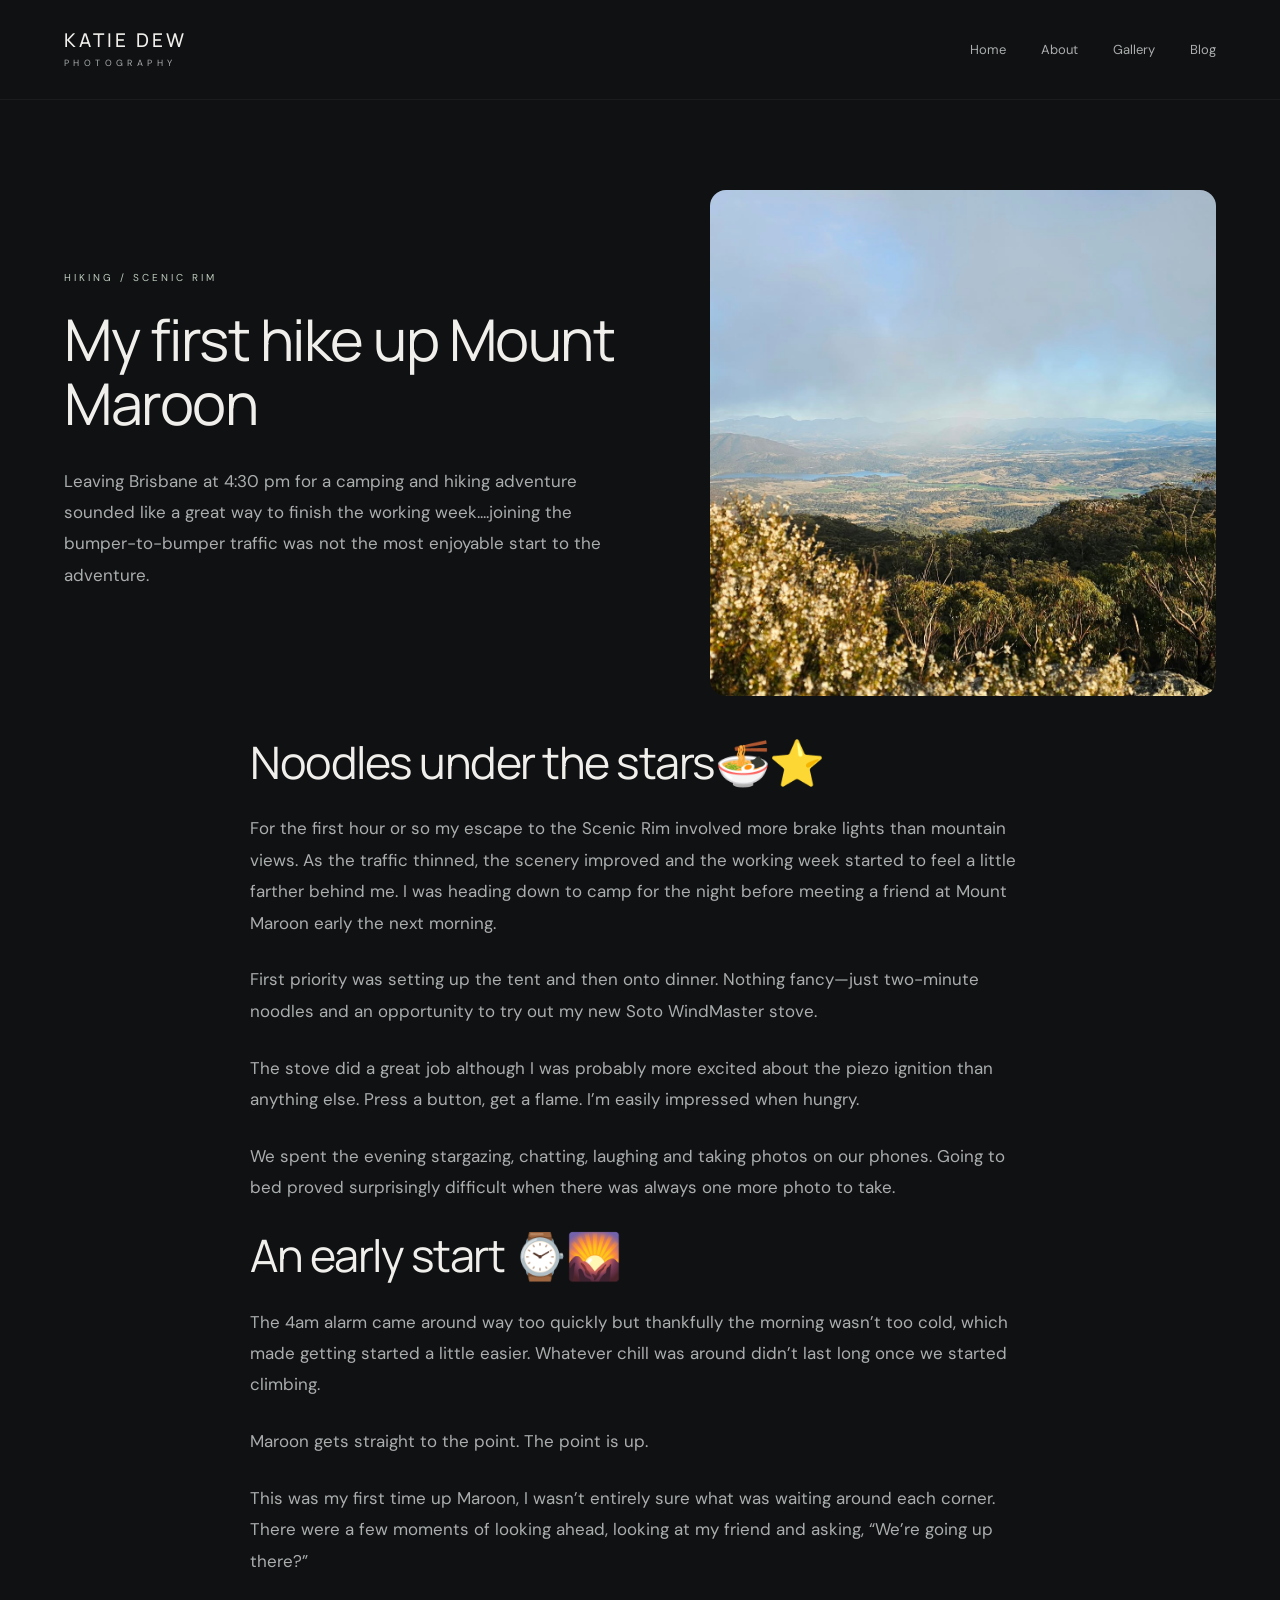
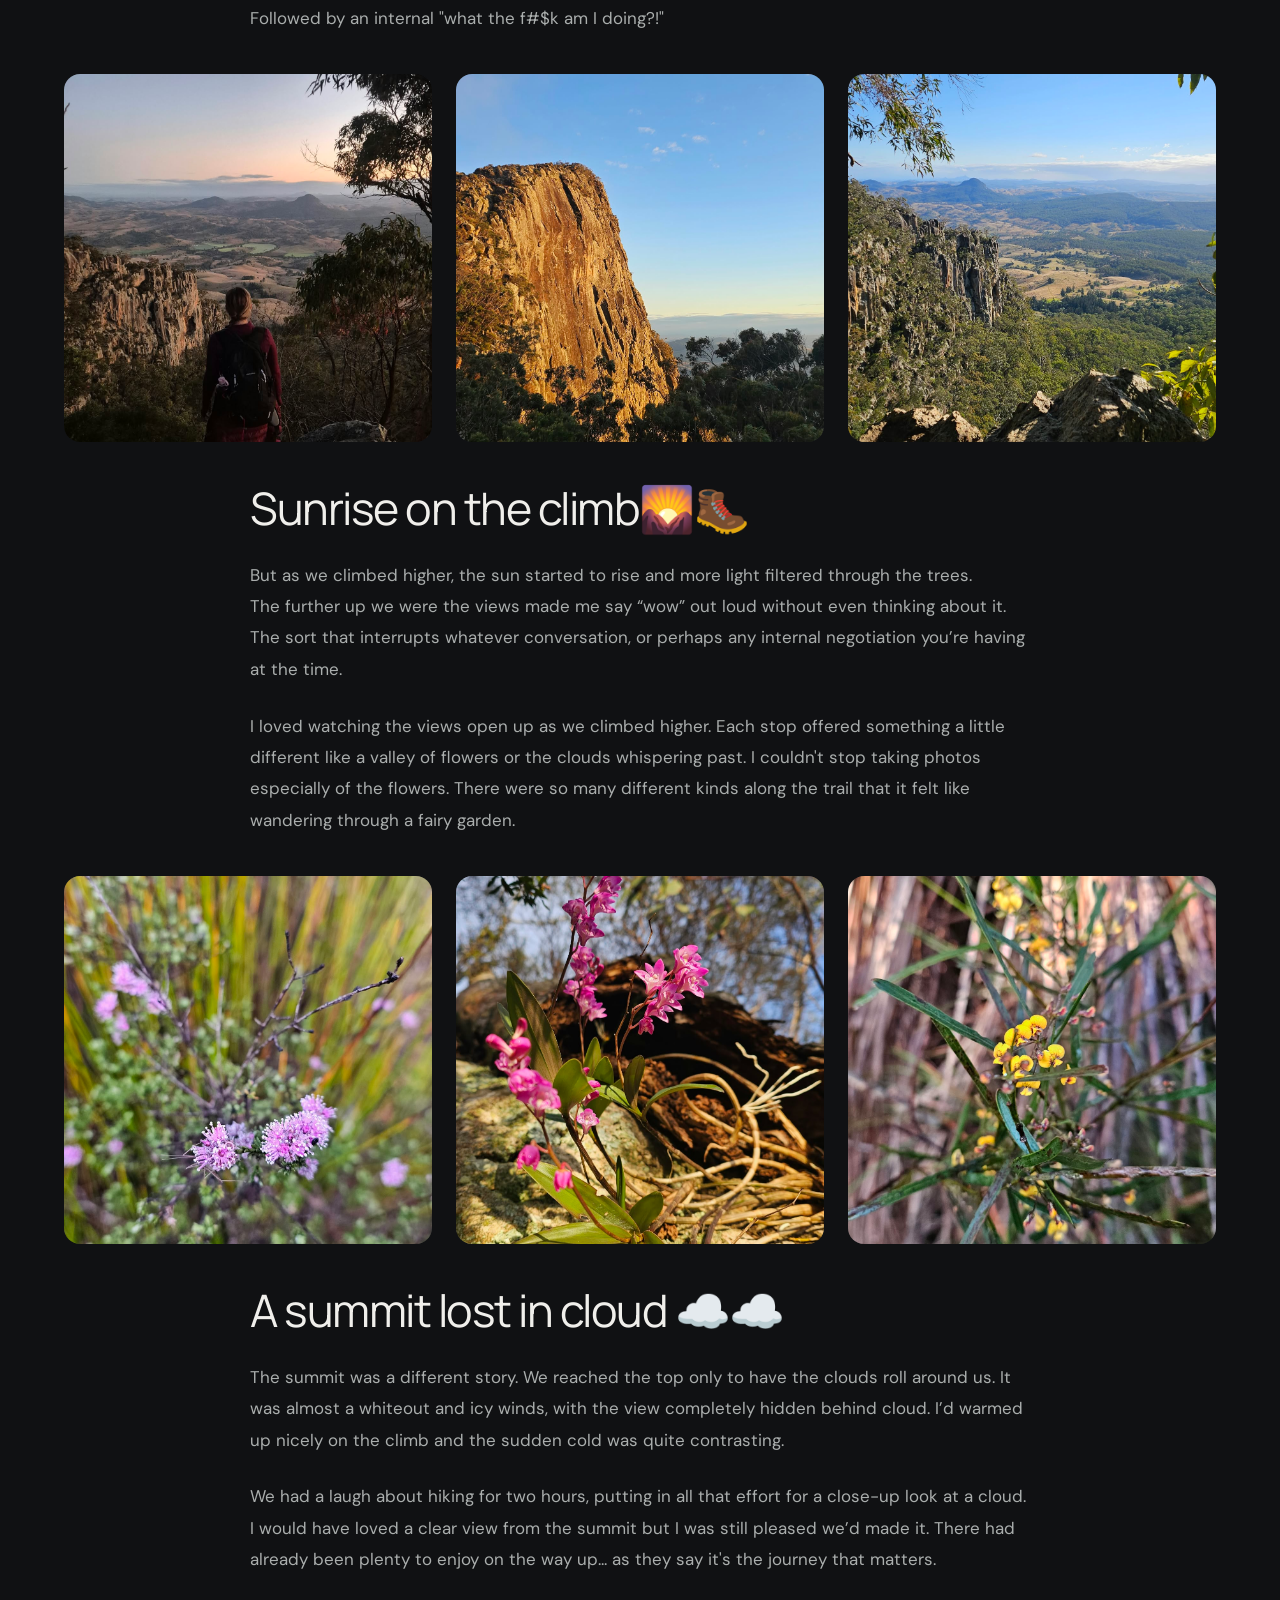
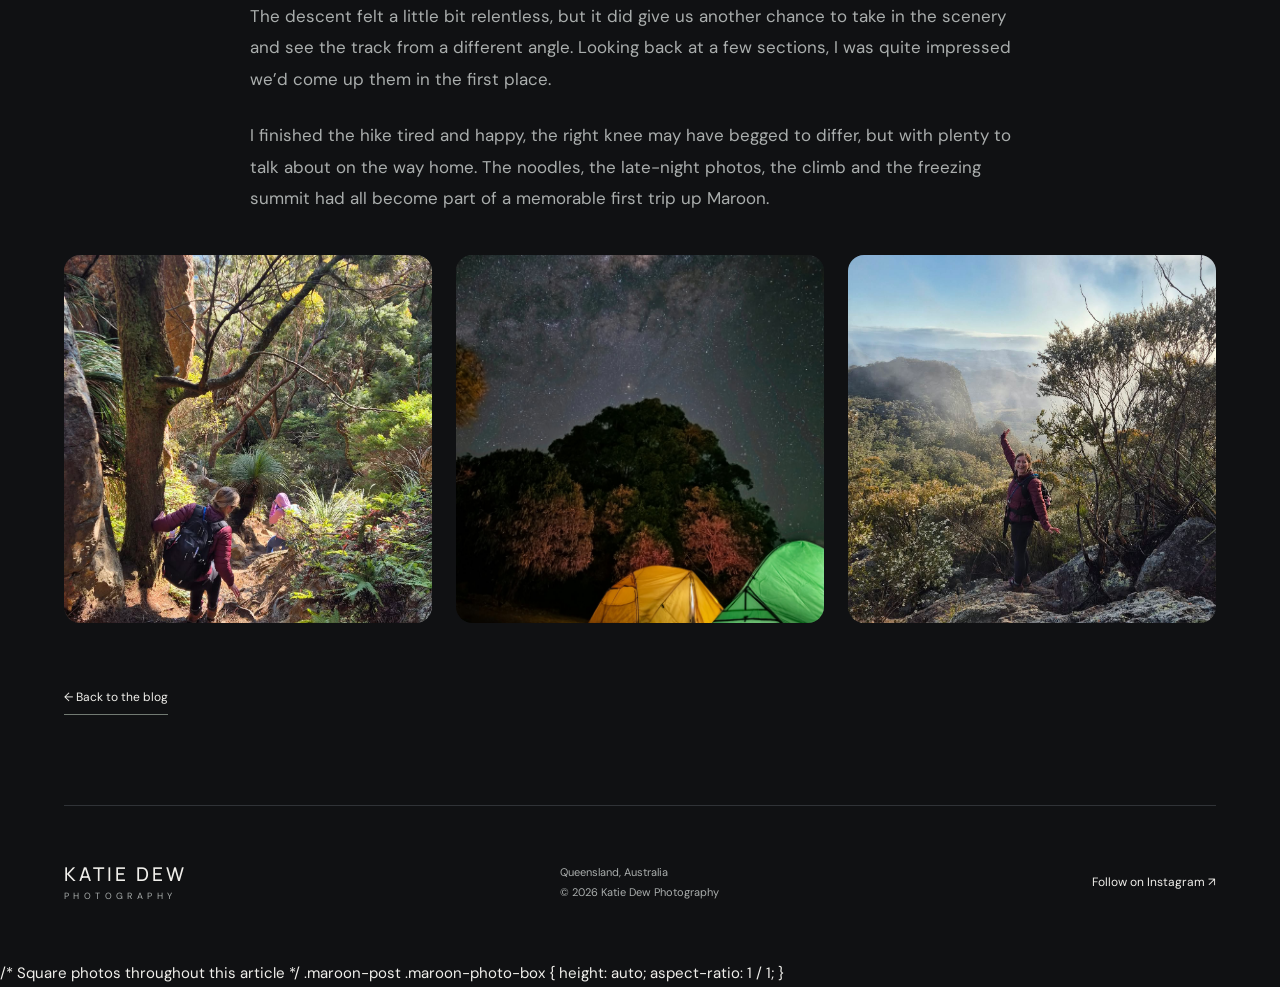
<file: mount-maroon.html>
<!DOCTYPE html>

<html lang="en-AU">
<head>
<meta charset="utf-8"/>
<meta content="width=device-width, initial-scale=1" name="viewport"/>
<meta content="dark" name="color-scheme"/>
<meta content="My first hike up Mount Maroon: camping in the Scenic Rim, an early start, beautiful views and a cloudy summit." name="description"/>
<meta content="Katie Dew" name="author"/>
<title>My first hike up Mount Maroon | Katie Dew Photography</title>
<link href="style.css" rel="stylesheet"/>
<script defer="" src="settings.js"></script>
<script defer="" src="script.js"></script>
<style>
/* Styles apply only to this Mount Maroon article. */
.maroon-post { padding-block:clamp(40px,7vw,90px); }
.maroon-post h1 { font-size:clamp(2.3rem,4.5vw,4rem); line-height:1.12; margin:20px 0 30px; }
.maroon-opening { display:grid; grid-template-columns:minmax(0,1.15fr) minmax(0,1fr); gap:clamp(24px,5vw,64px); align-items:center; margin-bottom:40px; }
.maroon-post .maroon-copy { font-size:1.06rem; line-height:1.85; }
.maroon-post .maroon-copy p { margin:0 0 1.5em; }
.maroon-reading { max-width:780px; margin-inline:auto; }
.maroon-photo { margin:0; min-width:0; }
.maroon-photo-box { position:relative; height:230px; background:var(--surface,#191b1e); border-radius:var(--radius,16px); overflow:hidden; }
.maroon-main-photo .maroon-photo-box { height:420px; }
.maroon-photo-box img { position:absolute; inset:0; width:100%; height:100%; object-fit:cover; }
.maroon-placeholder { display:flex; height:100%; align-items:center; justify-content:center; padding:24px; color:var(--muted,#aaaead); text-align:center; font-size:13px; }
.maroon-placeholder[hidden], .maroon-photo-box img[hidden] { display:none; }
.maroon-photo-row { display:grid; grid-template-columns:repeat(3,minmax(0,1fr)); gap:24px; margin-block:40px; }
.maroon-post .maroon-back { display:inline-block; margin-top:24px; }
@media(max-width:720px) {
 .maroon-opening { grid-template-columns:1fr; }
 .maroon-main-photo .maroon-photo-box { height:320px; }
 .maroon-photo-row { grid-template-columns:1fr; gap:20px; }
 .maroon-photo-box { height:260px; }
}
 .maroon-post .maroon-photo-box {
  height: auto;
  aspect-ratio: 1 / 1;
}
</style>
<style>
.maroon-photo-trigger {
  position: absolute;
  inset: 0;
  width: 100%;
  border: 0;
  background: transparent;
  cursor: zoom-in;
  touch-action: manipulation;
}
.maroon-photo-trigger:focus-visible {
  outline: 3px solid white;
  outline-offset: -5px;
}
.maroon-photo-box img[hidden] + .maroon-photo-trigger {
  display: none;
}
html:has(#maroon-lightbox[open]) {
  overflow: hidden;
}
#maroon-lightbox {
  box-sizing: border-box;
  margin: auto;
  padding: 1rem;
  width: min(100%, 1100px);
  max-width: 100%;
  max-height: 100%;
  border: 0;
  background: transparent;
  color: white;
}
#maroon-lightbox::backdrop {
  background: rgba(0, 0, 0, 0.92);
}
#maroon-lightbox img {
  display: block;
  width: auto;
  height: auto;
  max-width: 100%;
  max-height: calc(100vh - 6rem);
  max-height: calc(100dvh - 6rem);
  object-fit: contain;
  margin-inline: auto;
}
#maroon-lightbox button {
  display: block;
  margin: 0 0 0.75rem auto;
  min-height: 44px;
  padding: 0.5rem 1rem;
  border: 1px solid white;
  border-radius: 999px;
  background: #171717;
  color: white;
  font: inherit;
  cursor: pointer;
}
</style>
</head>
<body>
<a class="skip" href="#main">Skip to content</a>
<header class="header">
<a class="wordmark" href="index.html">KATIE DEW<span>PHOTOGRAPHY</span></a>
<button aria-controls="navigation" aria-expanded="false" aria-label="Open menu" class="menu-toggle" type="button">Menu <span aria-hidden="true">☰</span></button>
<nav aria-label="Main navigation" id="navigation">
<a href="index.html">Home</a><a href="about.html">About</a><a href="gallery.html">Gallery</a><a href="blog.html">Blog</a>
</nav>
</header>
<main class="wrap" id="main">
<article class="maroon-post"><div class="maroon-opening"><div><header><p class="eyebrow">Hiking / Scenic Rim</p><h1>My first hike up Mount Maroon</h1></header><div class="maroon-copy"><p>Leaving Brisbane at 4:30 pm for a camping and hiking adventure sounded like a great way to finish the working week....joining the bumper-to-bumper traffic was not the most enjoyable start to the adventure.</p>


</div></div><figure class="maroon-photo maroon-main-photo">
<!-- Upload photos/maroonmain.jpg to your website's photos folder. -->
<div class="maroon-photo-box"><span class="maroon-placeholder">Main Mount Maroon photo</span><img alt="Main Mount Maroon photo" loading="eager" onerror="this.hidden=true" onload="this.previousElementSibling.hidden=true" src="photos/maroonmain1.jpg"/></div>
</figure></div><div class="maroon-copy maroon-reading"><h2>Noodles under the stars🍜⭐</h2>
  <p>For the first hour or so my escape to the Scenic Rim involved more brake lights than mountain views. As the traffic thinned, the scenery improved and the working week started to feel a little farther behind me. I was heading down to camp for the night before meeting a friend at Mount Maroon early the next morning.</p>
<p>First priority was setting up the tent and then onto dinner. Nothing fancy—just two-minute noodles and an opportunity to try out my new Soto WindMaster stove.</p><p>The stove did a great job although I was probably more excited about the piezo ignition than anything else. Press a button, get a flame. I’m easily impressed when hungry.</p><p>We spent the evening stargazing, chatting, laughing and taking photos on our phones. Going to bed proved surprisingly difficult when there was always one more photo to take.</p>
 
 <h2>An early start ⌚🌄</h2>
<p>The 4am alarm came around way too quickly but thankfully the morning wasn’t too cold, which made getting started a little easier. Whatever chill was around didn’t last long once we started climbing.</p><p>Maroon gets straight to the point. The point is up.</p><p>This was my first time up Maroon, I wasn’t entirely sure what was waiting around each corner. There were a few moments of looking ahead, looking at my friend and asking, “We’re going up there?”</p>
<p>Followed by an internal "what the f#$k am I doing?!"</p>
</div><div aria-label="Photos from the climb" class="maroon-photo-row"><figure class="maroon-photo">
<!-- Upload photos/maroon1.jpg to your website's photos folder. -->
<div class="maroon-photo-box"><span class="maroon-placeholder">Mount Maroon climb photo 1</span><img alt="Mount Maroon climb photo 1" loading="lazy" onerror="this.hidden=true" onload="this.previousElementSibling.hidden=true" src="photos/maroon1.jpg"/></div>
</figure><figure class="maroon-photo">
<!-- Upload photos/maroon2.jpg to your website's photos folder. -->
<div class="maroon-photo-box"><span class="maroon-placeholder">Mount Maroon climb photo 2</span><img alt="Mount Maroon climb photo 2" loading="lazy" onerror="this.hidden=true" onload="this.previousElementSibling.hidden=true" src="photos/maroon2.jpg"/></div>
</figure><figure class="maroon-photo">
<!-- Upload photos/maroon3.jpg to your website's photos folder. -->
<div class="maroon-photo-box"><span class="maroon-placeholder">Mount Maroon climb photo 3</span><img alt="Mount Maroon climb photo 3" loading="lazy" onerror="this.hidden=true" onload="this.previousElementSibling.hidden=true" src="photos/maroon3.jpg"/></div>
</figure></div><div class="maroon-copy maroon-reading">
 <h2>Sunrise on the climb🌄🥾</h2>
<p>But as we climbed higher, the sun started to rise and more light filtered through the trees.<br/>The further up we were the views made me say “wow” out loud without even thinking about it. The sort that interrupts whatever conversation, or perhaps any internal negotiation you’re having at the time.</p><p>I loved watching the views open up as we climbed higher. Each stop offered something a little different like a valley of flowers or the clouds whispering past. I couldn't stop taking photos especially of the flowers. There were so many different kinds along the trail that it felt like wandering through a fairy garden.</p></div><div aria-label="More views from the hike" class="maroon-photo-row"><figure class="maroon-photo"><!-- Upload photos/maroon7.jpg to your website's photos folder. --><div class="maroon-photo-box"><span class="maroon-placeholder">Mount Maroon photo 7</span><img alt="Mount Maroon photo 7" loading="lazy" onerror="this.hidden=true" onload="this.previousElementSibling.hidden=true" src="photos/maroon12.jpg"/></div></figure><figure class="maroon-photo"><!-- Upload photos/maroon8.jpg to your website's photos folder. --><div class="maroon-photo-box"><span class="maroon-placeholder">Mount Maroon photo 8</span><img alt="Mount Maroon photo 8" loading="lazy" onerror="this.hidden=true" onload="this.previousElementSibling.hidden=true" src="photos/maroon6.jpg"/></div></figure><figure class="maroon-photo"><!-- Upload photos/maroon9.jpg to your website's photos folder. --><div class="maroon-photo-box"><span class="maroon-placeholder">Mount Maroon photo 9</span><img alt="Mount Maroon photo 9" loading="lazy" onerror="this.hidden=true" onload="this.previousElementSibling.hidden=true" src="photos/maroon5.jpg"/></div></figure></div><div class="maroon-copy maroon-reading"><h2>A summit lost in cloud ☁️☁️</h2>
<p>The summit was a different story. We reached the top only to have the clouds roll around us. It was almost a whiteout and icy winds, with the view completely hidden behind cloud. I’d warmed up nicely on the climb and the sudden cold was quite contrasting.</p><p>We had a laugh about hiking for two hours, putting in all that effort for a close-up look at a cloud. I would have loved a clear view from the summit but I was still pleased we’d made it. There had already been plenty to enjoy on the way up... as they say it's the journey that matters.</p>
<p>The descent felt a little bit relentless, but it did give us another chance to take in the scenery and see the track from a different angle. Looking back at a few sections, I was quite impressed we’d come up them in the first place.</p><p>I finished the hike tired and happy, the right knee may have begged to differ, but with plenty to talk about on the way home. The noodles, the late-night photos, the climb and the freezing summit had all become part of a memorable first trip up Maroon.</p></div><!-- OPTIONAL BOTTOM PHOTOS: remove this entire div if not wanted. -->
<div aria-label="More Mount Maroon photos" class="maroon-photo-row"><figure class="maroon-photo">
<!-- Upload photos/maroon4.jpg to your website's photos folder. -->
<div class="maroon-photo-box"><span class="maroon-placeholder">Mount Maroon final photo 1</span><img alt="Mount Maroon final photo 1" loading="lazy" onerror="this.hidden=true" onload="this.previousElementSibling.hidden=true" src="photos/maroon7.jpg"/></div>
</figure><figure class="maroon-photo">
<!-- Upload photos/maroon5.jpg to your website's photos folder. -->
<div class="maroon-photo-box"><span class="maroon-placeholder">Mount Maroon final photo 2</span><img alt="Mount Maroon final photo 2" loading="lazy" onerror="this.hidden=true" onload="this.previousElementSibling.hidden=true" src="photos/maroon13.jpg"/></div>
</figure><figure class="maroon-photo">
<!-- Upload photos/maroon6.jpg to your website's photos folder. -->
<div class="maroon-photo-box"><span class="maroon-placeholder">Mount Maroon final photo 3</span><img alt="Mount Maroon final photo 3" loading="lazy" onerror="this.hidden=true" onload="this.previousElementSibling.hidden=true" src="photos/maroon10.jpg"/></div>
</figure></div><a class="text-link maroon-back" href="blog.html">← Back to the blog</a></article>
</main>
<footer class="footer">
<a class="wordmark" href="index.html">KATIE DEW<span>PHOTOGRAPHY</span></a>
<p>Queensland, Australia<br/>© <span data-year="">2026</span> Katie Dew Photography</p>
<a href="https://www.instagram.com/katiedew_/" rel="noopener noreferrer" target="_blank">Follow on Instagram ↗</a>
</footer>
<dialog id="maroon-lightbox" aria-label="Enlarged photo">
  <button type="button" autofocus>Close photo</button>
  <img alt="">
</dialog>
<script>
  (() => {
    const lightbox = document.getElementById('maroon-lightbox');
    if (typeof lightbox.showModal !== 'function') return;

    const enlargedPhoto = lightbox.querySelector('img');
    const closeButton = lightbox.querySelector('button');
    let opener;

    document.querySelectorAll('.maroon-photo-box img').forEach((photo) => {
      const trigger = document.createElement('button');
      trigger.type = 'button';
      trigger.className = 'maroon-photo-trigger';
      trigger.setAttribute('aria-label', 'Enlarge photo: ' + photo.alt);
      trigger.setAttribute('aria-haspopup', 'dialog');
      photo.after(trigger);

      trigger.addEventListener('click', () => {
        opener = trigger;
        enlargedPhoto.alt = photo.alt;
        enlargedPhoto.src = photo.currentSrc || photo.src;
        lightbox.showModal();
      });
    });

    closeButton.addEventListener('click', () => lightbox.close());
    lightbox.addEventListener('click', (event) => {
      if (event.target === lightbox) lightbox.close();
    });
    lightbox.addEventListener('close', () => {
      enlargedPhoto.removeAttribute('src');
      opener?.focus({ preventScroll: true });
    });
  })();
</script>
</body>
</html>
/* Square photos throughout this article */
.maroon-post .maroon-photo-box {
  height: auto;
  aspect-ratio: 1 / 1;
}
</file>
<file: style.css>
@import url('https://fonts.googleapis.com/css2?family=Allura&family=DM+Sans:wght@400;500;600&family=Manrope:wght@400;500;600&display=swap');

:root {
  color-scheme: dark;
  --bg: #101113;
  --surface: #191b1e;
  --ink: #f0efeb;
  --muted: #aaaead;
  --line: #303337;
  --accent: #bfcdbf;
  --radius: 16px;
}

* {
  box-sizing: border-box;
}

html {
  scroll-behavior: smooth;
  scroll-padding-top: 110px;
}

body {
  margin: 0;
  background: var(--bg);
  color: var(--ink);
  font: 15px/1.8 'DM Sans', Arial, sans-serif;
}

body.modal-open {
  overflow: hidden;
}

a {
  color: inherit;
  text-decoration: none;
}

button,
input,
textarea {
  font: inherit;
}

button,
a,
input,
textarea {
  -webkit-tap-highlight-color: transparent;
}

button {
  color: inherit;
  cursor: pointer;
}

a:focus-visible,
button:focus-visible,
input:focus-visible,
textarea:focus-visible {
  outline: 2px solid var(--accent);
  outline-offset: 5px;
}

img {
  display: block;
  width: 100%;
  height: auto;
}

[hidden] {
  display: none !important;
}

.sr-only {
  position: absolute;
  width: 1px;
  height: 1px;
  padding: 0;
  margin: -1px;
  overflow: hidden;
  clip: rect(0, 0, 0, 0);
  white-space: nowrap;
  border: 0;
}

.skip {
  position: absolute;
  left: 15px;
  top: -80px;
  z-index: 20;
  padding: 10px;
  background: var(--ink);
  color: var(--bg);
}

.skip:focus {
  top: 15px;
}

/* Header */

.site-header,
.header {
  min-height: 100px;
  padding: 20px 5vw;
  display: flex;
  align-items: center;
  justify-content: space-between;
  gap: 24px;
  position: relative;
  z-index: 5;
  background: var(--bg);
  border-bottom: 1px solid #ffffff0c;
}

.wordmark {
  font: 500 19px/1.4 'Manrope', Arial, sans-serif;
  letter-spacing: 3px;
  white-space: nowrap;
}

.wordmark strong {
  font-weight: 500;
}

.wordmark span {
  display: block;
  color: var(--muted);
  font: 400 9px/2 'DM Sans', Arial, sans-serif;
  letter-spacing: 4.4px;
}

nav {
  display: flex;
  align-items: center;
  gap: 35px;
}

nav a {
  padding: 12px 0;
  color: var(--muted);
  font-size: 13px;
}

nav a:hover,
nav a[aria-current] {
  color: var(--ink);
}

nav a[aria-current] {
  border-bottom: 1px solid var(--accent);
}

.menu-toggle {
  display: none;
  padding: 8px 16px;
  background: none;
  border: 1px solid var(--line);
  border-radius: 30px;
  font-size: 20px;
}

/* Typography and shared layout */

.wrap {
  width: min(1200px, 90%);
  margin: auto;
}

.eyebrow {
  margin: 0 0 18px;
  color: var(--accent);
  font-size: 10px;
  letter-spacing: 3px;
  text-transform: uppercase;
}

h1,
h2,
h3 {
  font-family: 'Manrope', Arial, sans-serif;
  font-weight: 400;
  line-height: 1.18;
  letter-spacing: -1.5px;
}

h1 {
  margin: 0 0 25px;
  font-size: clamp(38px, 5vw, 72px);
}

h2 {
  margin: 0 0 25px;
  font-size: clamp(29px, 3.5vw, 47px);
}

h3 {
  margin: 12px 0;
  font-size: 22px;
  letter-spacing: -0.5px;
}

p {
  margin: 0 0 22px;
  color: var(--muted);
}

.button {
  display: inline-flex;
  align-items: center;
  justify-content: center;
  gap: 25px;
  padding: 13px 24px;
  background: var(--ink);
  color: #141615;
  border: 0;
  border-radius: 40px;
  font-size: 12px;
}

.button.outline {
  background: transparent;
  color: var(--ink);
  border: 1px solid #646a66;
}

.text-link {
  padding-bottom: 6px;
  border-bottom: 1px solid #727b73;
  font-size: 12px;
}

.section {
  padding: 95px 0;
}

/* Homepage hero */

.home-hero,
.hero {
  position: relative;
  isolation: isolate;
  display: flex;
  align-items: center;
  min-height: 660px;
  height: calc(100svh - 100px);
  max-height: 1000px;
  overflow: hidden;
}

.home-hero > .hero-image,
.hero > img {
  position: absolute;
  inset: 0;
  z-index: 0;
  width: 100%;
  height: 100%;
  object-fit: cover;
  object-position: center;
  filter: brightness(0.6);
}

.home-hero::after,
.hero::after {
  content: '';
  position: absolute;
  inset: 0;
  z-index: 1;
  pointer-events: none;
  background:
    linear-gradient(90deg, #070b12b0, transparent 90%),
    linear-gradient(0deg, #101113, transparent 30%);
}

.hero-copy {
  position: relative;
  z-index: 2;
  padding: 60px 0;
}

.home-hero > .hero-copy {
  width: min(1200px, 90%);
  margin: auto;
}

.home-hero h1,
.hero h1 {
  max-width: 900px;
  font-size: clamp(48px, 7vw, 98px);
  letter-spacing: -3px;
}

.home-hero p,
.hero p {
  max-width: 460px;
  color: #d3d9d7;
}

.hero-foot {
  position: absolute;
  bottom: 35px;
  z-index: 2;
  width: 100%;
  display: flex;
  justify-content: space-between;
  color: #c9cfca;
  font-size: 11px;
  letter-spacing: 1px;
}

/* Homepage selected work */

.featured {
  padding-top: 80px;
  padding-bottom: 95px;
}

.section-heading {
  display: flex;
  justify-content: space-between;
  align-items: flex-end;
  gap: 25px;
  margin-bottom: 35px;
}

.section-heading h2,
.section-heading .eyebrow {
  margin-bottom: 0;
}

.category-grid,
.collections {
  display: grid;
  grid-template-columns: repeat(3, minmax(0, 1fr));
  gap: 24px;
}

.category-card {
  display: block;
  min-width: 0;
}

.category-card > .category-photo {
  display: block;
  width: 100%;
  height: 360px;
  object-fit: cover;
  object-position: center;
  border-radius: var(--radius);
  transition: filter 0.25s ease;
}

.category-card:hover > .category-photo {
  filter: brightness(0.85);
}

.category-card > div {
  display: flex;
  justify-content: space-between;
  align-items: center;
  gap: 15px;
  margin-top: 20px;
}

.category-card h3 {
  margin: 0;
  font-size: 19px;
}

.category-card > div > span {
  flex-shrink: 0;
  color: var(--muted);
  font-size: 12px;
}

.category-card > p {
  margin-top: 10px;
  font-size: 12px;
}

/* Collection layouts used on other pages */

.collection-photo {
  display: block;
  height: 360px;
  border-radius: var(--radius);
  overflow: hidden;
}

.collection-photo img {
  width: 100%;
  height: 100%;
  object-fit: cover;
  transition: transform 0.5s;
}

.collection:hover img {
  transform: scale(1.04);
}

.collection-title {
  display: flex;
  justify-content: space-between;
  align-items: center;
  gap: 15px;
  margin-top: 20px;
}

.collection h3 {
  font-size: 19px;
}

.collection p {
  font-size: 12px;
}

/* About */

.about-intro {
  display: grid;
  grid-template-columns: 1fr 1fr;
  align-items: center;
  gap: 8vw;
  padding: 75px 0 95px;
}

.portrait {
  position: relative;
  height: 600px;
  border-radius: var(--radius);
  overflow: hidden;
}

.portrait img {
  width: 100%;
  height: 100%;
  object-fit: cover;
}

.photo-note {
  position: absolute;
  bottom: 15px;
  left: 18px;
  padding: 5px 10px;
  background: #111b;
  color: white;
  border-radius: 10px;
  font-size: 10px;
}

.about-intro p {
  max-width: 470px;
}

.signature {
  margin-top: 26px;
  color: var(--ink);
  font-family: 'Allura', cursive;
  font-size: 52px;
  font-weight: 400;
  font-style: normal;
  line-height: 1.3;
}

.story-section {
  display: grid;
  grid-template-columns: 1fr 1fr;
  gap: 8vw;
  padding: 80px 0;
  border-top: 1px solid var(--line);
}

.interests {
  display: grid;
  grid-template-columns: repeat(3, 1fr);
  gap: 30px;
  padding-bottom: 90px;
}

.interests h3 {
  font-size: 18px;
}

.interests p {
  font-size: 13px;
}

/* Contact */

.contact {
  padding: 80px 0;
  background: var(--surface);
}

.contact-layout {
  display: grid;
  grid-template-columns: 1fr 1fr;
  gap: 9vw;
}

.contact p {
  max-width: 380px;
}

form label {
  display: block;
  margin-bottom: 17px;
  color: #c9cecb;
  font-size: 12px;
}

input,
textarea {
  display: block;
  width: 100%;
  padding: 10px 0;
  background: transparent;
  color: var(--ink);
  border: 0;
  border-bottom: 1px solid #535854;
  border-radius: 0;
}

textarea {
  min-height: 100px;
  resize: vertical;
}

.form-row {
  display: grid;
  grid-template-columns: 1fr 1fr;
  gap: 24px;
}

.form-actions {
  display: flex;
  flex-wrap: wrap;
  gap: 15px;
}

.form-help {
  margin-top: 18px !important;
  font-size: 11px;
}

.notice {
  margin: 25px 0;
  padding: 12px 17px;
  color: #c5c9bd;
  border: 1px solid var(--line);
  border-radius: 10px;
  font-size: 11px;
}

/* Page introductions */

.page-title,
.page-intro {
  padding: 70px 0 35px;
}

.page-title h1 {
  margin-bottom: 20px;
}

.page-title p {
  max-width: 580px;
}

/* Gallery */

.filterbar {
  display: flex;
  flex-wrap: wrap;
  gap: 10px;
  margin: 0 0 30px;
}

.filter {
  min-height: 44px;
  padding: 9px 18px;
  background: none;
  color: var(--muted);
  border: 1px solid var(--line);
  border-radius: 30px;
  font-size: 12px;
}

.filter[aria-pressed="true"] {
  background: var(--ink);
  color: var(--bg);
  border-color: var(--ink);
}

.gallery-section {
  padding: 40px 0 65px;
  scroll-margin-top: 30px;
}

.gallery-section h2 {
  font-size: 31px;
}

.masonry {
  columns: 3;
  column-gap: 18px;
}

.shot {
  display: block;
  position: relative;
  width: 100%;
  margin: 0 0 18px;
  padding: 0;
  background: none;
  border: 0;
  border-radius: var(--radius);
  overflow: hidden;
  text-align: left;
  break-inside: avoid;
}

.shot img {
  width: 100%;
  height: auto;
  aspect-ratio: var(--ratio);
  object-fit: cover;
  transition: filter 0.25s;
}

.shot:hover img {
  filter: brightness(0.75);
}

.shot-caption {
  position: absolute;
  bottom: 0;
  left: 0;
  right: 0;
  padding: 40px 18px 17px;
  background: linear-gradient(transparent, #000b);
  font-size: 12px;
}

.gallery-count {
  font-size: 12px;
}

/* Videos and blog */

.video-grid,
.blog-grid {
  display: grid;
  grid-template-columns: repeat(3, 1fr);
  gap: 28px;
}

.video-card .video-thumb {
  position: relative;
  aspect-ratio: 16 / 10;
  border-radius: var(--radius);
  overflow: hidden;
}

.video-thumb img {
  width: 100%;
  height: 100%;
  object-fit: cover;
}

.play {
  position: absolute;
  left: 50%;
  top: 50%;
  transform: translate(-50%, -50%);
  display: grid;
  place-items: center;
  width: 50px;
  height: 50px;
  background: #111c;
  border: 1px solid #fffb;
  border-radius: 50%;
}

.video-card p,
.video-card a {
  font-size: 12px;
}

.video-card h3 {
  font-size: 19px;
}

.sample-badge {
  color: var(--accent);
  font-size: 9px;
  letter-spacing: 2px;
  text-transform: uppercase;
}

.blog-card {
  padding-bottom: 35px;
}

.blog-image {
  height: 255px;
  margin-bottom: 23px;
  border-radius: var(--radius);
  overflow: hidden;
}

.blog-image img {
  width: 100%;
  height: 100%;
  object-fit: cover;
}


.blog-card h2 {
  margin: 14px 0;
  font-size: 24px;
  letter-spacing: -0.7px;
}

.blog-card p {
  font-size: 13px;
}

.blog-card .meta {
  color: var(--muted);
  font-size: 10px;
  letter-spacing: 1px;
  text-transform: uppercase;
}

/* Articles */

.article {
  max-width: 770px;
  padding: 70px 0 90px;
}

.article h1 {
  font-size: clamp(35px, 5vw, 62px);
}

.article-image {
  height: 420px;
  margin: 35px 0;
  border-radius: var(--radius);
  overflow: hidden;
}

.article-image img {
  width: 100%;
  height: 100%;
  object-fit: cover;
}

.article h2 {
  margin-top: 40px;
  font-size: 29px;
}

.article p {
  font-size: 16px;
}

/* Footer */

footer,
.footer {
  display: flex;
  align-items: center;
  justify-content: space-between;
  gap: 30px;
  width: 90%;
  margin: auto;
  padding: 55px 0;
  border-top: 1px solid var(--line);
  font-size: 11px;
}

footer p,
.footer p {
  margin: 0;
  font-size: 11px;
}

footer > a:last-child,
.footer > a:last-child {
  font-size: 12px;
}

/* Lightbox */

.lightbox {
  width: 100vw;
  height: 100dvh;
  max-width: none;
  max-height: none;
  margin: 0;
  padding: 65px;
  background: #090b0df7;
  color: var(--ink);
  border: 0;
  overflow: hidden;
}

.lightbox::backdrop {
  background: #000;
}

.lightbox[open] {
  display: flex;
  align-items: center;
  justify-content: center;
  gap: 20px;
}

.lightbox figure {
  display: flex;
  flex-direction: column;
  align-items: center;
  justify-content: center;
  width: 100%;
  height: 100%;
  margin: 0;
}

.lightbox img {
  width: auto;
  height: auto;
  max-width: 100%;
  max-height: 88%;
  object-fit: contain;
}

.lightbox figcaption {
  margin-top: 16px;
  font-size: 12px;
  text-align: center;
}

.lightbox button {
  flex-shrink: 0;
  width: 44px;
  height: 44px;
  background: #252a2d;
  border: 1px solid #636963;
  border-radius: 50%;
  font-size: 30px;
  line-height: 1;
}

.lightbox-close {
  position: absolute;
  right: 20px;
  top: 18px;
}

/* Tablet */

@media (max-width: 1000px) {
  .about-intro {
    gap: 5vw;
  }

  .portrait {
    height: 500px;
  }

  .category-card > .category-photo,
  .collection-photo {
    height: 280px;
  }

  .video-grid,
  .blog-grid {
    gap: 20px;
  }

  .masonry {
    columns: 2;
  }

  .interests {
    gap: 20px;
  }

  .contact-layout {
    gap: 5vw;
  }

  .blog-image {
    height: 220px;
  }
}

/* Mobile */

@media (max-width: 720px) {
  .site-header,
  .header {
    min-height: 85px;
    padding: 15px 5vw;
  }

  .wordmark {
    font-size: 16px;
  }

  .wordmark span {
    font-size: 8px;
  }

  .menu-toggle {
    display: flex;
    align-items: center;
    justify-content: center;
    min-height: 44px;
  }

  nav {
    display: none;
    position: absolute;
    left: 0;
    right: 0;
    top: 100%;
    flex-direction: column;
    align-items: stretch;
    gap: 6px;
    padding: 25px 5vw;
    background: var(--bg);
    border-bottom: 1px solid var(--line);
  }

  nav.open {
    display: flex;
  }

  nav a {
    padding: 11px 0;
  }

  .home-hero,
  .hero {
    min-height: 590px;
    height: calc(90svh - 85px);
  }

  .home-hero h1,
  .hero h1 {
    font-size: clamp(40px, 9vw, 64px);
    letter-spacing: -1.6px;
  }

  .hero-foot {
    font-size: 9px;
  }

  .section,
  .featured {
    padding-top: 65px;
    padding-bottom: 65px;
  }

  .section-heading {
    flex-direction: column;
    align-items: flex-start;
  }

  .category-grid,
  .collections {
    grid-template-columns: 1fr;
    gap: 30px;
  }

  .category-card > .category-photo,
  .collection-photo {
    height: 330px;
  }

  .about-intro {
    grid-template-columns: 1fr;
    gap: 35px;
    padding: 40px 0 65px;
  }

  .portrait {
    height: 430px;
  }

  .story-section {
    grid-template-columns: 1fr;
    gap: 20px;
    padding: 55px 0;
  }

  .interests {
    grid-template-columns: 1fr;
    gap: 12px;
    padding-bottom: 50px;
  }

  .contact {
    padding: 55px 0;
  }

  .contact-layout {
    grid-template-columns: 1fr;
    gap: 25px;
  }

  .video-grid,
  .blog-grid {
    grid-template-columns: 1fr;
  }

  .blog-image,
  .blog-card:nth-child(3n+2) .blog-image {
    height: 300px;
  }

  .page-title,
  .page-intro {
    padding-top: 45px;
  }

  .gallery-section {
    padding: 25px 0 40px;
  }

  .masonry {
    columns: 2;
    column-gap: 10px;
  }

  .shot {
    margin-bottom: 10px;
    border-radius: 10px;
  }

  .shot-caption {
    padding: 30px 10px 10px;
    font-size: 10px;
  }

  footer,
  .footer {
    flex-direction: column;
    align-items: flex-start;
    gap: 20px;
  }

  .lightbox {
    padding: 65px 10px;
  }

  .lightbox[open] {
    gap: 5px;
  }

  .lightbox button {
    width: 36px;
    height: 44px;
    border-radius: 10px;
  }

  .article-image {
    height: 280px;
  }
}

@media (max-width: 380px) {
  .masonry {
    columns: 1;
  }

  .form-row {
    grid-template-columns: 1fr;
    gap: 0;
  }

  .filter {
    padding: 9px 12px;
  }
}

@media (prefers-reduced-motion: reduce) {
  html {
    scroll-behavior: auto;
  }

  * {
    transition: none !important;
  }
}
/* Three tiles across, with Timelapses centred below */
@media (min-width: 721px) {
  #collections .collections {
    display: grid;
    grid-template-columns: repeat(3, minmax(0, 1fr));
    gap: 24px;
  }

  #collections .collection:nth-child(4) {
    grid-column: 2;
  }
}
/* Signature image on the About page */
img.signature-image {
  display: block;
  width: 260px;
  max-width: 100%;
  height: auto;
  margin: 24px 0 0;
  object-fit: contain;
}
/* Lighten only the homepage's main image */
body:has(#collections) .hero > img {
  filter: brightness(0.85);
}
</file>
